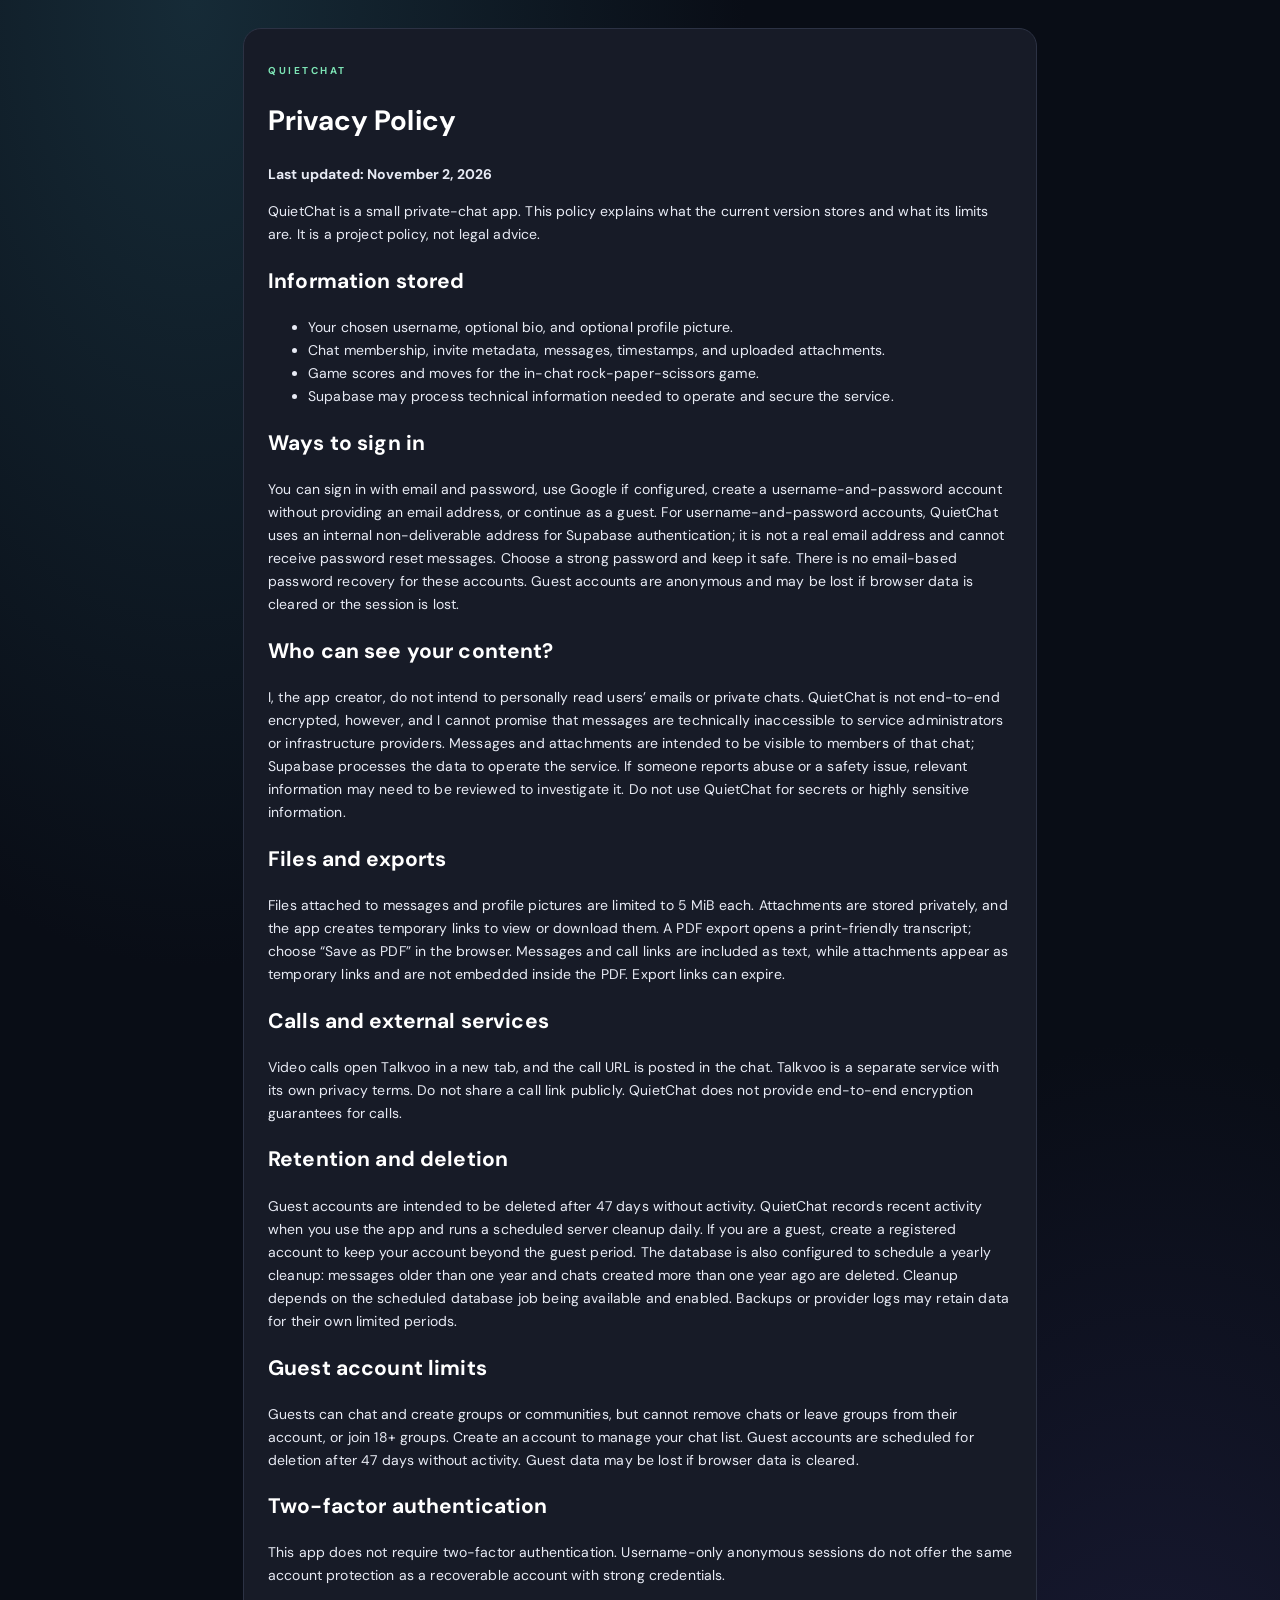
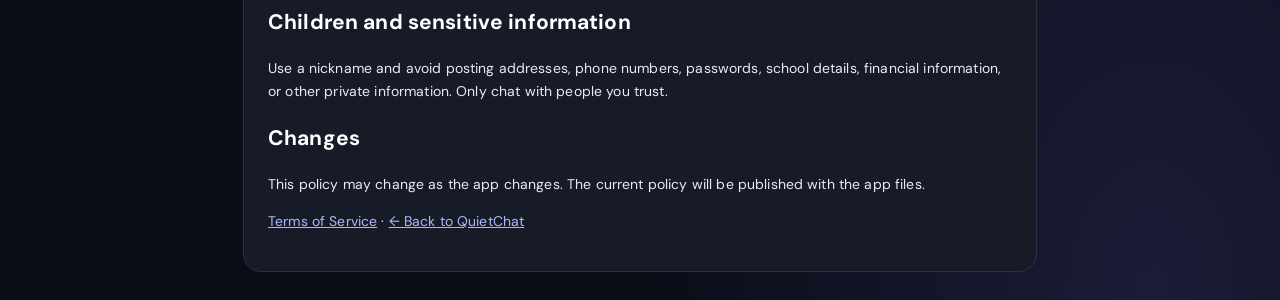
<file: privacy.html>
<!doctype html>
<html lang="en"><head><meta charset="utf-8"><meta name="viewport" content="width=device-width,initial-scale=1"><meta name="theme-color" content="#10131b"><title>QuietChat Privacy Policy</title><link rel="stylesheet" href="style.css"><style>body{max-width:850px;margin:0 auto;padding:28px;color:#e8ebf5;line-height:1.65}.policy-card{background:#171b27;border:1px solid #2c3244;border-radius:18px;padding:24px}h1,h2{color:#fff}a{color:#aeb8ff}</style></head>
<body><main class="policy-card"><p class="eyebrow">QUIETCHAT</p><h1>Privacy Policy</h1><p><strong>Last updated: November 2, 2026</strong></p>
<p>QuietChat is a small private-chat app. This policy explains what the current version stores and what its limits are. It is a project policy, not legal advice.</p>
<h2>Information stored</h2><ul><li>Your chosen username, optional bio, and optional profile picture.</li><li>Chat membership, invite metadata, messages, timestamps, and uploaded attachments.</li><li>Game scores and moves for the in-chat rock-paper-scissors game.</li><li>Supabase may process technical information needed to operate and secure the service.</li></ul>
<h2>Ways to sign in</h2><p>You can sign in with email and password, use Google if configured, create a username-and-password account without providing an email address, or continue as a guest. For username-and-password accounts, QuietChat uses an internal non-deliverable address for Supabase authentication; it is not a real email address and cannot receive password reset messages. Choose a strong password and keep it safe. There is no email-based password recovery for these accounts. Guest accounts are anonymous and may be lost if browser data is cleared or the session is lost.</p>
<h2>Who can see your content?</h2><p>I, the app creator, do not intend to personally read users’ emails or private chats. QuietChat is not end-to-end encrypted, however, and I cannot promise that messages are technically inaccessible to service administrators or infrastructure providers. Messages and attachments are intended to be visible to members of that chat; Supabase processes the data to operate the service. If someone reports abuse or a safety issue, relevant information may need to be reviewed to investigate it. Do not use QuietChat for secrets or highly sensitive information.</p>
<h2>Files and exports</h2><p>Files attached to messages and profile pictures are limited to 5 MiB each. Attachments are stored privately, and the app creates temporary links to view or download them. A PDF export opens a print-friendly transcript; choose “Save as PDF” in the browser. Messages and call links are included as text, while attachments appear as temporary links and are not embedded inside the PDF. Export links can expire.</p>
<h2>Calls and external services</h2><p>Video calls open Talkvoo in a new tab, and the call URL is posted in the chat. Talkvoo is a separate service with its own privacy terms. Do not share a call link publicly. QuietChat does not provide end-to-end encryption guarantees for calls.</p>
<h2>Retention and deletion</h2><p>Guest accounts are intended to be deleted after 47 days without activity. QuietChat records recent activity when you use the app and runs a scheduled server cleanup daily. If you are a guest, create a registered account to keep your account beyond the guest period. The database is also configured to schedule a yearly cleanup: messages older than one year and chats created more than one year ago are deleted. Cleanup depends on the scheduled database job being available and enabled. Backups or provider logs may retain data for their own limited periods.</p>
<h2>Guest account limits</h2><p>Guests can chat and create groups or communities, but cannot remove chats or leave groups from their account, or join 18+ groups. Create an account to manage your chat list. Guest accounts are scheduled for deletion after 47 days without activity. Guest data may be lost if browser data is cleared.</p>
<h2>Two-factor authentication</h2><p>This app does not require two-factor authentication. Username-only anonymous sessions do not offer the same account protection as a recoverable account with strong credentials.</p>
<h2>Children and sensitive information</h2><p>Use a nickname and avoid posting addresses, phone numbers, passwords, school details, financial information, or other private information. Only chat with people you trust.</p>
<h2>Changes</h2><p>This policy may change as the app changes. The current policy will be published with the app files.</p><p><a href="terms.html">Terms of Service</a> · <a href="index.html">← Back to QuietChat</a></p></main></body></html>
</file>
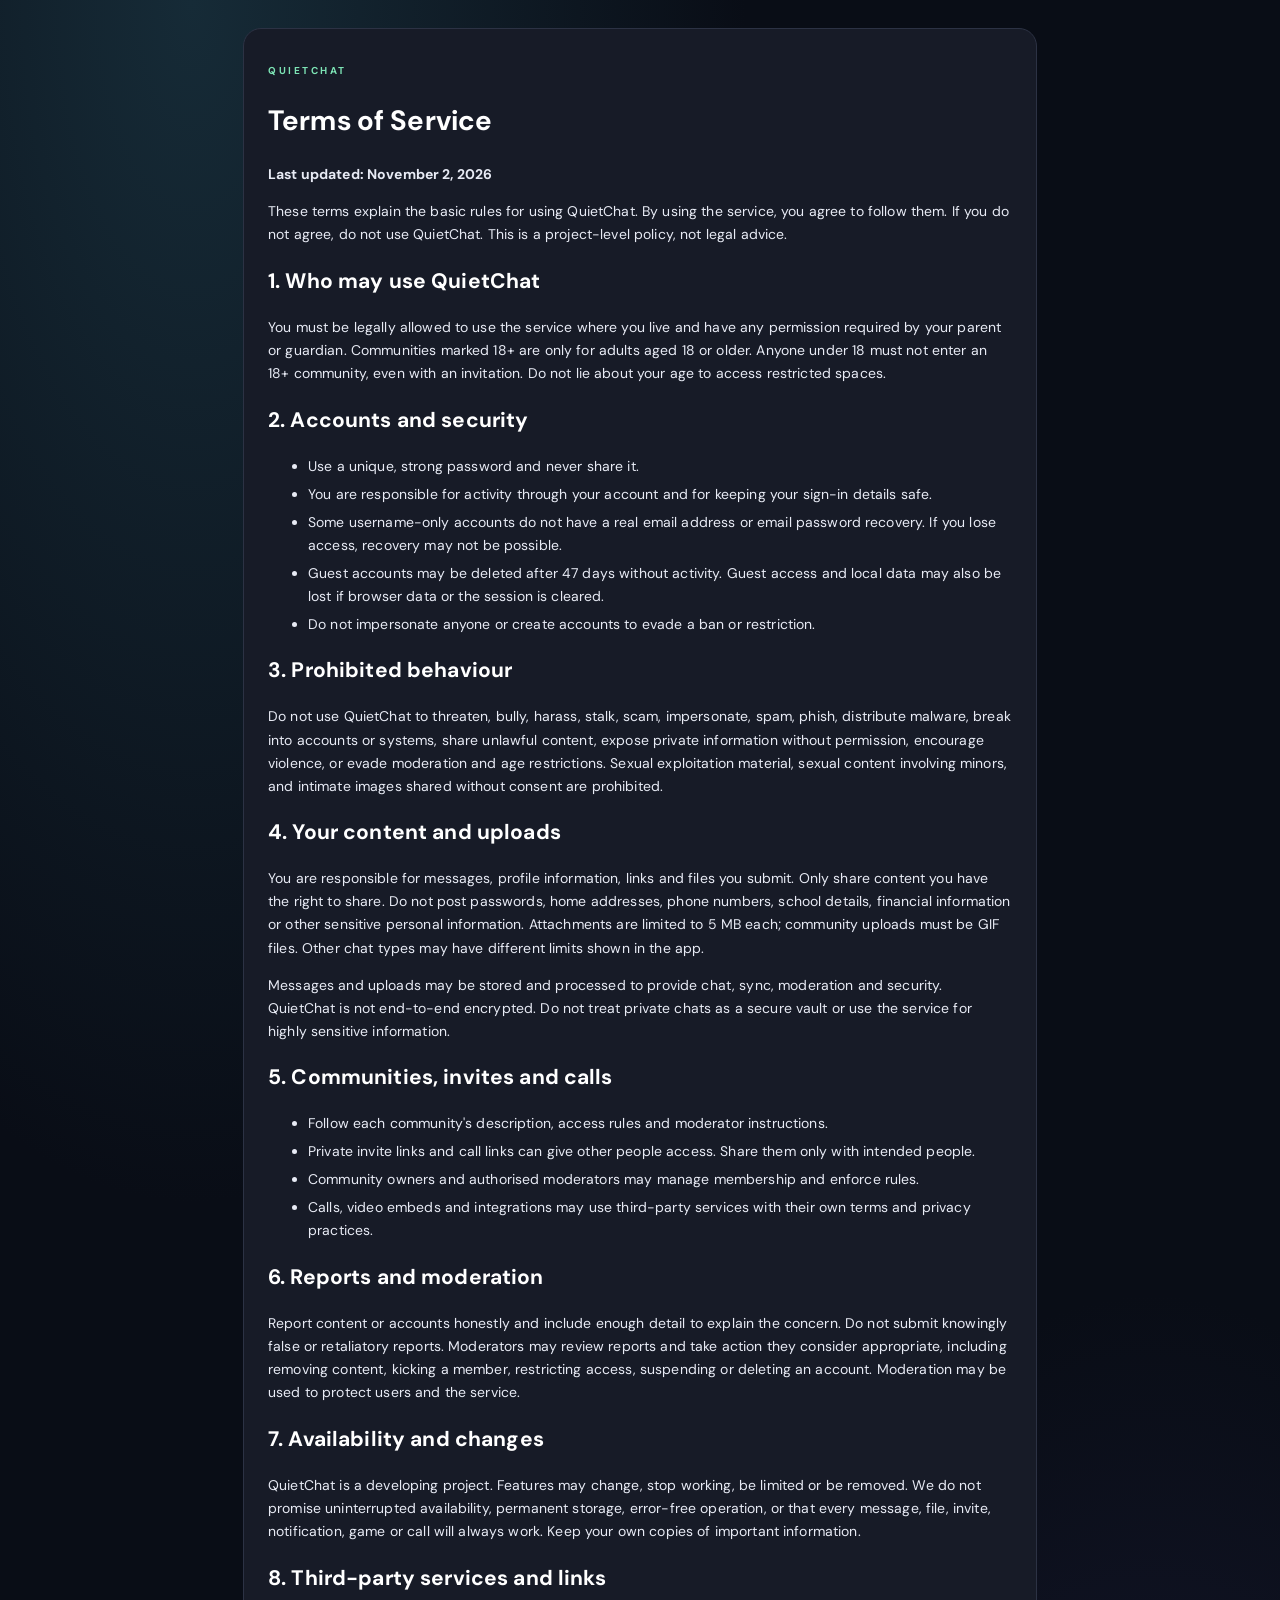
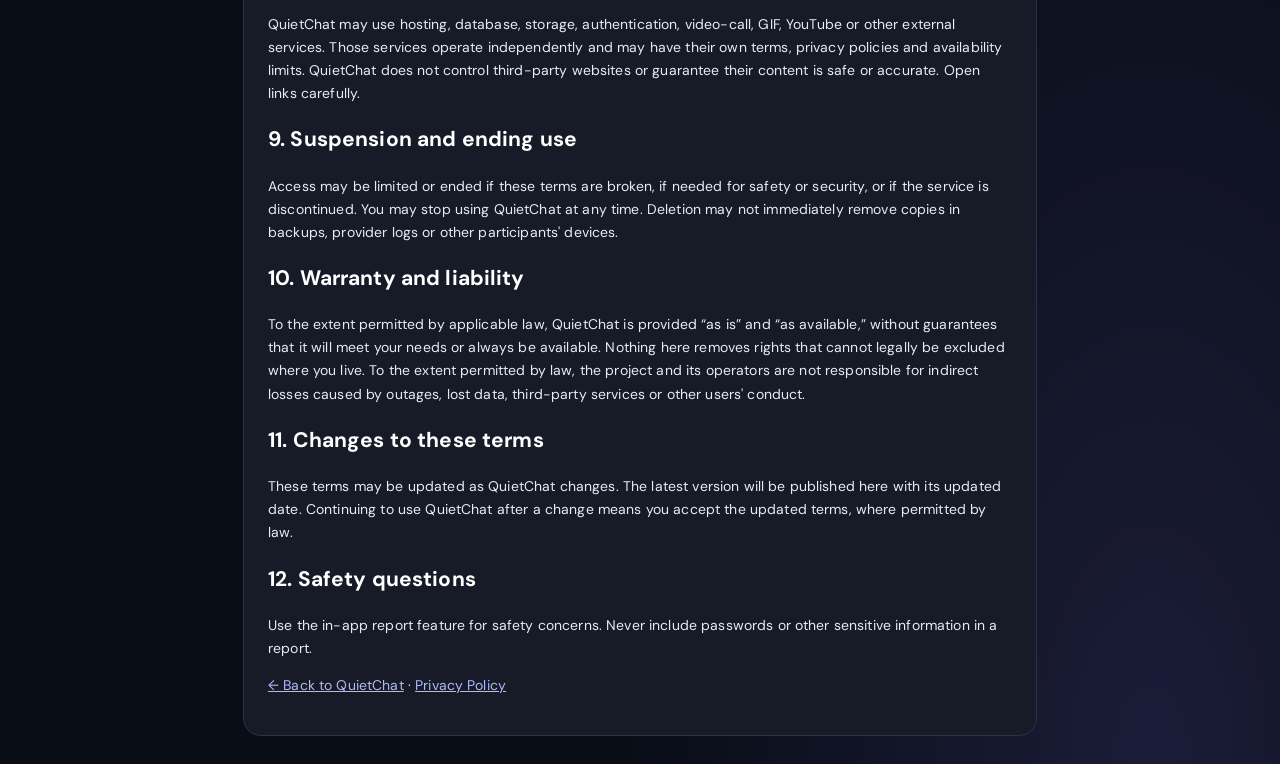
<file: terms.html>
<!doctype html>
<html lang="en"><head><meta charset="utf-8"><meta name="viewport" content="width=device-width,initial-scale=1"><meta name="theme-color" content="#10131b"><title>QuietChat Terms of Service</title><link rel="stylesheet" href="style.css"><style>body{max-width:850px;margin:0 auto;padding:28px;color:#e8ebf5;line-height:1.65}.policy-card{background:#171b27;border:1px solid #2c3244;border-radius:18px;padding:24px}h1,h2{color:#fff}a{color:#aeb8ff}li{margin:.35em 0}</style></head>
<body><main class="policy-card"><p class="eyebrow">QUIETCHAT</p><h1>Terms of Service</h1><p><strong>Last updated: November 2, 2026</strong></p>
<p>These terms explain the basic rules for using QuietChat. By using the service, you agree to follow them. If you do not agree, do not use QuietChat. This is a project-level policy, not legal advice.</p>
<h2>1. Who may use QuietChat</h2><p>You must be legally allowed to use the service where you live and have any permission required by your parent or guardian. Communities marked 18+ are only for adults aged 18 or older. Anyone under 18 must not enter an 18+ community, even with an invitation. Do not lie about your age to access restricted spaces.</p>
<h2>2. Accounts and security</h2><ul><li>Use a unique, strong password and never share it.</li><li>You are responsible for activity through your account and for keeping your sign-in details safe.</li><li>Some username-only accounts do not have a real email address or email password recovery. If you lose access, recovery may not be possible.</li><li>Guest accounts may be deleted after 47 days without activity. Guest access and local data may also be lost if browser data or the session is cleared.</li><li>Do not impersonate anyone or create accounts to evade a ban or restriction.</li></ul>
<h2>3. Prohibited behaviour</h2><p>Do not use QuietChat to threaten, bully, harass, stalk, scam, impersonate, spam, phish, distribute malware, break into accounts or systems, share unlawful content, expose private information without permission, encourage violence, or evade moderation and age restrictions. Sexual exploitation material, sexual content involving minors, and intimate images shared without consent are prohibited.</p>
<h2>4. Your content and uploads</h2><p>You are responsible for messages, profile information, links and files you submit. Only share content you have the right to share. Do not post passwords, home addresses, phone numbers, school details, financial information or other sensitive personal information. Attachments are limited to 5 MB each; community uploads must be GIF files. Other chat types may have different limits shown in the app.</p><p>Messages and uploads may be stored and processed to provide chat, sync, moderation and security. QuietChat is not end-to-end encrypted. Do not treat private chats as a secure vault or use the service for highly sensitive information.</p>
<h2>5. Communities, invites and calls</h2><ul><li>Follow each community's description, access rules and moderator instructions.</li><li>Private invite links and call links can give other people access. Share them only with intended people.</li><li>Community owners and authorised moderators may manage membership and enforce rules.</li><li>Calls, video embeds and integrations may use third-party services with their own terms and privacy practices.</li></ul>
<h2>6. Reports and moderation</h2><p>Report content or accounts honestly and include enough detail to explain the concern. Do not submit knowingly false or retaliatory reports. Moderators may review reports and take action they consider appropriate, including removing content, kicking a member, restricting access, suspending or deleting an account. Moderation may be used to protect users and the service.</p>
<h2>7. Availability and changes</h2><p>QuietChat is a developing project. Features may change, stop working, be limited or be removed. We do not promise uninterrupted availability, permanent storage, error-free operation, or that every message, file, invite, notification, game or call will always work. Keep your own copies of important information.</p>
<h2>8. Third-party services and links</h2><p>QuietChat may use hosting, database, storage, authentication, video-call, GIF, YouTube or other external services. Those services operate independently and may have their own terms, privacy policies and availability limits. QuietChat does not control third-party websites or guarantee their content is safe or accurate. Open links carefully.</p>
<h2>9. Suspension and ending use</h2><p>Access may be limited or ended if these terms are broken, if needed for safety or security, or if the service is discontinued. You may stop using QuietChat at any time. Deletion may not immediately remove copies in backups, provider logs or other participants' devices.</p>
<h2>10. Warranty and liability</h2><p>To the extent permitted by applicable law, QuietChat is provided “as is” and “as available,” without guarantees that it will meet your needs or always be available. Nothing here removes rights that cannot legally be excluded where you live. To the extent permitted by law, the project and its operators are not responsible for indirect losses caused by outages, lost data, third-party services or other users' conduct.</p>
<h2>11. Changes to these terms</h2><p>These terms may be updated as QuietChat changes. The latest version will be published here with its updated date. Continuing to use QuietChat after a change means you accept the updated terms, where permitted by law.</p>
<h2>12. Safety questions</h2><p>Use the in-app report feature for safety concerns. Never include passwords or other sensitive information in a report.</p>
<p><a href="index.html">← Back to QuietChat</a> · <a href="privacy.html">Privacy Policy</a></p></main></body></html>
</file>
<file: style.css>
@import url('https://fonts.googleapis.com/css2?family=DM+Sans:wght@400;500;600;700&family=Manrope:wght@400;500;600;700;800&display=swap');
:root{color-scheme:dark;--bg:#0b0e14;--panel:#111620;--panel2:#171d29;--line:#252d3b;--text:#eef2f8;--muted:#8994a7;--accent:#a5e4c2;--accent2:#7ecda6;--bubble:#1b2432;--danger:#ff9c9c}
*{box-sizing:border-box}body{margin:0;background:var(--bg);color:var(--text);font-family:'DM Sans',sans-serif;font-size:14px}button,input,textarea{font:inherit}button{cursor:pointer;border:0;color:inherit;transition:background .15s,transform .15s}button:active{transform:scale(.98)}button:disabled{opacity:.4;cursor:not-allowed}input,textarea{background:#0c1119;border:1px solid var(--line);color:var(--text);border-radius:12px;padding:13px 14px;width:100%;outline:none}input:focus,textarea:focus{border-color:var(--accent2);box-shadow:0 0 0 3px #7ecda61b}label{display:block;font-size:12px;font-weight:700;margin:0 0 8px;color:#cbd3df}.hidden{display:none!important}.muted{color:var(--muted)}.tiny{font-size:11px}.eyebrow{font-size:10px;letter-spacing:2px;color:var(--accent2);font-weight:700}
.setup-wrap{min-height:100dvh;display:grid;place-items:center;padding:24px;background:radial-gradient(ellipse at 50% 15%,#1b2d2a 0,transparent 42%),var(--bg)}.setup-card{width:min(100%,410px);background:#111620d9;border:1px solid var(--line);border-radius:24px;padding:34px;box-shadow:0 25px 100px #0005}.brand-mark{display:grid;place-items:center;width:48px;height:48px;border-radius:16px;background:var(--accent);color:#102019;font-family:Manrope,sans-serif;font-size:29px;font-weight:800;margin-bottom:24px}.setup-card h1{font:800 29px Manrope,sans-serif;letter-spacing:-1px;margin:8px 0}.setup-card>p{line-height:1.6}.setup-card form{margin-top:26px}.primary{background:var(--accent);color:#102019;font-weight:700;border-radius:12px;padding:13px 16px}.primary:hover{background:#bdf2d3}.full{width:100%;margin-top:12px}.primary span{float:right}.setup-card .tiny{margin-top:20px}.notice{padding:12px;border:1px solid #735a2b;background:#2c2415;border-radius:10px;margin-top:16px;line-height:1.5}
.app-shell{height:100dvh;min-height:500px;display:grid;grid-template-columns:290px minmax(0,1fr);max-width:1600px;margin:auto}.sidebar{background:var(--panel);border-right:1px solid var(--line);display:flex;flex-direction:column;min-width:0}.sidebar-top{display:flex;align-items:center;justify-content:space-between;padding:23px 19px 18px}.brand-row{display:flex;align-items:center;gap:11px}.brand-row strong{font:800 16px Manrope}.brand-mark.small{width:38px;height:38px;font-size:23px;border-radius:12px;margin:0}.icon-button{display:grid;place-items:center;background:transparent;color:#aab4c5;border-radius:10px;width:36px;height:36px;font-size:22px}.icon-button:hover{background:var(--panel2);color:white}.sidebar-actions{padding:0 15px 22px;display:grid;gap:8px}.secondary{background:var(--panel2);border:1px solid var(--line);border-radius:10px;padding:10px 12px;text-align:left;color:#dce3ed}.secondary:hover{background:#202a39}.section-label{font-size:10px;letter-spacing:1.6px;color:#758198;font-weight:700;padding:0 20px 10px}.chat-list{overflow-y:auto;flex:1;padding:0 9px}.chat-item{width:100%;display:flex;align-items:center;gap:11px;text-align:left;padding:11px;border-radius:12px;background:transparent;margin-bottom:3px}.chat-item:hover{background:#19212d}.chat-item.active{background:#202c36}.chat-item .chat-item-text{min-width:0;flex:1}.chat-item strong,.chat-item .preview{display:block;overflow:hidden;text-overflow:ellipsis;white-space:nowrap}.chat-item strong{font-size:13px;font-weight:600}.preview{font-size:11px;color:var(--muted);margin-top:4px}.avatar{width:38px;height:38px;flex-shrink:0;border-radius:13px;display:grid;place-items:center;background:#233b35;color:var(--accent);font-weight:700}.profile-strip{border-top:1px solid var(--line);padding:15px;display:flex;align-items:center;gap:10px}.profile-name{min-width:0;flex:1}.profile-name strong,.profile-name span{display:block;overflow:hidden;text-overflow:ellipsis;white-space:nowrap}.profile-name strong{font-size:12px}
.conversation{min-width:0;display:flex;flex-direction:column;background:radial-gradient(ellipse at 50% 20%,#111923 0,transparent 55%),var(--bg)}.chat-header{height:76px;flex-shrink:0;border-bottom:1px solid var(--line);display:flex;align-items:center;gap:12px;padding:0 26px;background:#0e121bd9}.chat-heading{min-width:0;flex:1}.chat-heading strong,.chat-heading span{display:block}.chat-heading strong{font:700 14px Manrope}.chat-heading span{margin-top:4px}.call-button{border:1px solid #2c5545;background:#172a24;color:var(--accent);border-radius:10px;padding:10px 14px;font-weight:700}.call-button:hover:not(:disabled){background:#203b30}.welcome-panel{flex:1;display:flex;flex-direction:column;align-items:center;justify-content:center;text-align:center;padding:28px;max-width:480px;align-self:center}.welcome-icon{width:68px;height:68px;border:1px solid #33463f;background:#172821;color:var(--accent);border-radius:23px;display:grid;place-items:center;font-size:32px}.welcome-panel h2{font:800 25px Manrope;letter-spacing:-.7px;margin:24px 0 8px}.welcome-panel p{line-height:1.7;max-width:340px}.welcome-panel button{margin-top:15px}.messages{flex:1;overflow-y:auto;padding:28px max(24px,calc((100% - 800px)/2));display:flex;flex-direction:column;gap:13px}.day-label{text-align:center;color:#778397;font-size:10px;margin:8px 0 6px}.message{max-width:min(75%,560px);align-self:flex-start}.message.mine{align-self:flex-end}.message-meta{font-size:10px;color:#8490a3;margin:0 4px 5px;display:flex;gap:7px}.mine .message-meta{justify-content:flex-end}.bubble{background:var(--bubble);border:1px solid #293343;border-radius:15px 15px 15px 4px;padding:11px 14px;line-height:1.55;overflow-wrap:anywhere;white-space:pre-wrap}.mine .bubble{background:#244335;border-color:#315d48;color:#e9fff2;border-radius:15px 15px 4px 15px}.bubble a{color:var(--accent);text-decoration:underline}.composer-wrap{padding:12px max(20px,calc((100% - 850px)/2)) 18px}.composer{display:flex;align-items:flex-end;gap:10px;background:#121823;border:1px solid #2a3342;border-radius:16px;padding:8px}.composer textarea{resize:none;border:0;background:transparent;box-shadow:none;max-height:140px;padding:8px 9px;line-height:1.5}.send-button{width:38px;height:38px;flex-shrink:0;background:var(--accent);color:#0d2117;font-size:24px;font-weight:700;border-radius:11px}.composer-hint{text-align:center;color:#657185;font-size:10px;margin-top:8px}.empty-small{padding:20px 12px;color:var(--muted);font-size:12px;line-height:1.5}
.modal{width:min(calc(100% - 30px),410px);background:#131923;color:var(--text);border:1px solid #30394a;border-radius:22px;padding:28px;box-shadow:0 30px 100px #0009}.modal::backdrop{background:#03050ac9;backdrop-filter:blur(5px)}.modal-close-row{display:flex;justify-content:flex-end;margin:-16px -14px 8px}.modal h2{font:800 23px Manrope;letter-spacing:-.6px;margin:12px 0}.modal p{line-height:1.6}.modal-icon{font-size:23px;color:var(--accent);width:46px;height:46px;border-radius:15px;background:#20362b;display:grid;place-items:center}.code-box{display:flex;align-items:center;justify-content:space-between;gap:8px;border:1px dashed #496455;background:#0d1512;border-radius:12px;padding:12px;margin:20px 0}.code-box code{font:700 17px monospace;letter-spacing:1px;color:var(--accent)}.code-box button{white-space:nowrap}.toast{position:fixed;bottom:24px;left:50%;transform:translate(-50%,20px);background:#e9f8ef;color:#11261b;padding:11px 17px;border-radius:12px;font-weight:700;opacity:0;pointer-events:none;transition:.2s;box-shadow:0 8px 30px #0005;max-width:90vw;text-align:center;z-index:10}.toast.show{opacity:1;transform:translate(-50%,0)}.mobile-only{display:none}
@media(max-width:720px){.app-shell{grid-template-columns:1fr}.sidebar{grid-column:1;grid-row:1}.conversation{grid-column:1;grid-row:1;display:none}.app-shell.chat-open .sidebar{display:none}.app-shell.chat-open .conversation{display:flex}.sidebar{height:100dvh}.sidebar-top{padding-top:18px}.mobile-only{display:grid}.chat-header{padding:0 13px;height:68px}.messages{padding:22px 14px}.message{max-width:88%}.composer-wrap{padding:10px 12px 14px}.welcome-panel h2{font-size:22px}.setup-card{padding:27px 23px}}

/* Sign-in providers */
.provider-button{display:flex;align-items:center;justify-content:center;gap:11px;background:#f7f8fa;color:#20242b;border:1px solid #d9dde4;border-radius:12px;padding:12px 16px;font-weight:700}
.provider-button:hover{background:#e9edf2}.google-g{font:bold 19px Arial,sans-serif;color:#4285f4}.auth-divider{display:flex;align-items:center;gap:12px;color:#697588;font-size:11px;margin:20px 0}.auth-divider:before,.auth-divider:after{content:"";height:1px;background:var(--line);flex:1}.setup-card #email-auth-form{margin-top:0}.setup-card #email-auth-form label{margin-top:12px}.setup-card #email-auth-form label:first-child{margin-top:0}.field-gap{margin-top:15px}.auth-switch{display:flex;align-items:center;justify-content:center;gap:5px;color:var(--muted);font-size:12px;margin:16px 0 0}.auth-switch button{background:none;color:var(--accent);font-weight:700;padding:4px}.auth-switch button:hover{text-decoration:underline}.guest-button{text-align:center;justify-content:center}.setup-card #auth-options{margin-top:22px}.setup-card #profile-setup form{margin-top:18px}

/* Group chats and private photo/video attachments */
.header-action{padding:9px 10px;font-size:12px;white-space:nowrap}.attach-button{display:grid;place-items:center;width:36px;height:36px;flex-shrink:0;border-radius:11px;background:#202a39;color:var(--accent);font-size:24px;cursor:pointer;line-height:1}.attach-button:hover{background:#2a384a}.chat-media-image,.chat-media-video{display:block;max-width:min(100%,420px);max-height:360px;border-radius:10px;object-fit:contain}.bubble:has(.chat-media-image),.bubble:has(.chat-media-video){padding:7px}.bubble:has(.chat-media-image)>div,.bubble:has(.chat-media-video)>div{padding:5px}.composer textarea{min-width:0}
@media(max-width:720px){.chat-header{gap:7px}.header-action{padding:8px;font-size:11px}.chat-media-image,.chat-media-video{max-width:100%;max-height:280px}}

/* Voice memos */
.voice-button{display:grid;place-items:center;width:36px;height:36px;flex-shrink:0;border-radius:11px;background:#202a39;color:var(--accent);font-size:18px}.voice-button:hover{background:#2a384a}.voice-button.recording{background:#6c252c;color:#fff;animation:record-pulse 1s infinite alternate}.chat-media-audio{display:block;width:min(100%,320px);min-width:220px;max-width:100%;height:42px}.bubble:has(.chat-media-audio){padding:10px}@keyframes record-pulse{from{opacity:1}to{opacity:.65}}
@media(max-width:720px){.voice-button{width:34px;height:36px}.chat-media-audio{min-width:200px;width:100%}}

.header-tools{display:flex;align-items:center;gap:6px}.header-tools .header-action{padding:8px 10px;font-size:12px}.policy-link{margin-top:16px;text-align:center}.policy-link a,.profile-modal a{color:#9ca8ff}.profile-modal textarea{width:100%;resize:vertical}.profile-modal input[type=file]{font-size:12px}.field-gap{margin-top:10px}.rps-score{padding:14px;border-radius:12px;background:var(--panel,#171b27);margin:14px 0;font-weight:700}.rps-last{padding:12px;border:1px solid #30374b;border-radius:12px;margin-bottom:14px;min-height:42px}.rps-buttons{display:flex;gap:8px}.rps-buttons button{flex:1;padding:12px 6px;border:1px solid #343b50;border-radius:12px;background:#22283a;color:inherit;cursor:pointer}.chat-file-link{display:inline-block;margin-top:5px;color:#b8c0ff;word-break:break-word}.chat-media-image{max-width:240px}.chat-media-video{max-width:280px}.header-tools button:disabled{opacity:.45}@media(max-width:650px){.header-tools{gap:3px}.header-tools .header-action{padding:7px 5px;font-size:10px}.header-tools .call-button{padding:8px}.rps-buttons{flex-direction:column}}

.profile-avatar-img{width:100%;height:100%;object-fit:contain;border-radius:inherit;display:block}.avatar{overflow:hidden}
/* Sticky chat controls, embedded calls, emoji/GIF and game corner */
.chat-header{position:sticky;top:0;z-index:5;backdrop-filter:blur(16px)}
.call-modal{width:min(96vw,1100px);height:min(90dvh,760px);max-width:none;max-height:none;padding:0;background:#0d1118;color:var(--text);border:1px solid #30394a;border-radius:18px;overflow:hidden}
.call-modal::backdrop{background:#03050ad9;backdrop-filter:blur(5px)}.call-modal[open]{display:flex;flex-direction:column}.call-modal-top{display:flex;align-items:center;justify-content:space-between;gap:14px;padding:12px 16px;border-bottom:1px solid var(--line)}#call-frame{border:0;width:100%;height:100%;flex:1;background:#090d13}.emoji-modal{width:min(calc(100% - 24px),440px)}.emoji-grid{display:grid;grid-template-columns:repeat(8,minmax(0,1fr));gap:5px;margin:14px 0}.emoji-grid button{padding:7px 2px;font-size:23px;background:#202838;border-radius:9px}.emoji-grid button:hover{background:#314438}.gif-search-row{display:flex;gap:8px}.gif-search-row input{min-width:0}.gif-search-row button{white-space:nowrap}.gif-results{padding-top:10px}.game-modal{width:min(calc(100% - 20px),680px);max-height:90dvh;overflow:auto}.game-picker{display:grid;grid-template-columns:repeat(3,minmax(0,1fr));gap:7px;margin:14px 0}.game-picker button{background:#202838;border:1px solid #354052;color:var(--text);padding:10px 6px;border-radius:10px}.game-picker button.active{border-color:var(--accent);background:#20372d}.game-board{min-height:120px;padding:12px;border-radius:14px;background:#0e131c;border:1px solid var(--line)}.game-board button{cursor:pointer}.game-status{font-weight:700;margin:5px 0 12px}.board-grid{display:grid;gap:5px;justify-content:center;margin:12px auto}.board-grid button{min-width:35px;min-height:35px;border-radius:7px;background:#263244;color:#f5f7fb;border:1px solid #3c485b;font-size:19px}.board-grid.tic{grid-template-columns:repeat(3,64px)}.board-grid.connect{grid-template-columns:repeat(7,34px)}.board-grid.connect button{min-width:30px;min-height:34px;border-radius:50%;font-size:12px}.uno-hand,.game-actions{display:flex;flex-wrap:wrap;gap:7px;justify-content:center;margin:12px 0}.uno-card{width:58px;height:82px;border:3px solid #fff;border-radius:9px;font-weight:800;color:#fff;box-shadow:0 2px 6px #0006}.uno-card.red{background:#d83d46}.uno-card.blue{background:#2875d4}.uno-card.green{background:#169a62}.uno-card.yellow{background:#d6ad22;color:#1c1c1c}.uno-card.wild{background:linear-gradient(135deg,#d83d46 0 25%,#2875d4 25% 50%,#169a62 50% 75%,#d6ad22 75%)}.game-board .secondary,.game-board .primary{margin:3px}.board-grid.chess{grid-template-columns:repeat(8, min(9vw,42px));gap:0}.board-grid.chess button{min-width:0;width:min(9vw,42px);height:min(9vw,42px);padding:0;border-radius:0;font-size:clamp(16px,3vw,25px)}.board-grid.chess button.light{background:#d7d9d5;color:#222}.board-grid.chess button.dark{background:#657d70;color:#fff}.board-grid.checkers{grid-template-columns:repeat(8,min(8vw,37px));gap:0}.board-grid.checkers button{min-width:0;width:min(8vw,37px);height:min(8vw,37px);padding:0;border-radius:0}.board-grid.checkers button.light{background:#d7d9d5}.board-grid.checkers button.dark{background:#657d70}.board-grid.checkers button.redpiece{color:#e74a4a}.board-grid.checkers button.blackpiece{color:#16181c}.board-grid.battle{grid-template-columns:repeat(5,39px)}.board-grid.battle button{min-width:0;width:39px;height:39px}.memory-grid{display:grid;grid-template-columns:repeat(4,55px);gap:7px;justify-content:center}.memory-grid button{height:58px;font-size:23px;background:#263244;border-radius:8px}.game-small{font-size:11px;color:var(--muted);line-height:1.5}.composer{position:relative}.voice-button{flex-shrink:0}@media(max-width:650px){.header-tools{position:sticky;right:0}.header-tools .header-action{font-size:10px}.emoji-grid{grid-template-columns:repeat(7,minmax(0,1fr))}.game-picker{grid-template-columns:repeat(3,minmax(0,1fr))}.game-picker button{font-size:11px;padding:9px 3px}.board-grid.connect{grid-template-columns:repeat(7,minmax(24px,1fr));gap:3px}.board-grid.connect button{min-width:24px}.call-modal{width:100vw;height:94dvh;border-radius:12px}}

.warning-modal{max-height:90dvh;overflow:auto}.warning-modal ul{padding-left:22px;line-height:1.6;color:var(--muted);font-size:13px}.warning-modal a{color:#9ca8ff}.gallery-modal{width:min(94vw,850px);max-width:none;max-height:90dvh;overflow:auto}.gallery-top{display:flex;align-items:flex-start;justify-content:space-between;gap:12px}.gallery-top h2{margin-top:0}.gallery-grid{display:grid;grid-template-columns:repeat(auto-fill,minmax(145px,1fr));gap:12px;margin-top:14px}.gallery-card{display:flex;flex-direction:column;gap:7px;padding:9px;background:#0e131c;border:1px solid var(--line);border-radius:12px;min-width:0}.gallery-card img,.gallery-card video{width:100%;height:130px;object-fit:cover;border-radius:8px;background:#080b10}.gallery-card small{font-size:10px;color:var(--muted);line-height:1.4}.gallery-card a{font-size:12px;color:var(--accent);overflow-wrap:anywhere}.message-meta span:last-child{cursor:help}.chat-media-image{cursor:zoom-in}.day-label{position:relative;align-self:center;background:#111925;border:1px solid #293343;border-radius:99px;padding:5px 12px;margin:10px 0 3px;font-size:11px;color:#aab5c6}
.media-save-mode{display:block;width:min(100%,260px);background:#0c1119;border:1px solid var(--line);color:var(--text);border-radius:10px;padding:10px;margin:6px 0 4px}

/* Update: keep the chat list pinned beside the conversation on desktop. */
@media (min-width: 761px) {
  .app-shell { display:grid; grid-template-columns: 290px minmax(0,1fr); height:100dvh; min-height:0; overflow:hidden; }
  .sidebar { position:sticky; top:0; height:100dvh; min-height:0; overflow:hidden; display:flex; flex-direction:column; }
  .chat-list { flex:1; min-height:0; overflow-y:auto; overscroll-behavior:contain; }
  .conversation { min-width:0; height:100dvh; min-height:0; }
}
.settings-actions { display:grid; gap:10px; margin-top:18px; }
.settings-actions .full { width:100%; text-align:left; padding:13px 14px; }
@media print {
  body { background:white!important; color:black!important; }
  .sidebar,.chat-header,.composer-wrap,.modal,.day-label { display:none!important; }
  .app-shell,.conversation,.messages { display:block!important; height:auto!important; overflow:visible!important; background:white!important; color:black!important; }
  .message { break-inside:avoid; }
  .bubble { background:white!important; color:black!important; border:1px solid #ddd!important; }
}

/* Call fallback controls */
.call-tools{display:flex;flex-wrap:wrap;gap:.5rem;padding:.65rem 1rem;background:var(--panel, #151923)}
.call-tools button{font-size:.88rem}
#call-frame{width:100%;min-height:55vh;border:0;background:#111}

/* Settings controls and notification Yes/No choices */
.profile-strip #settings-btn{flex-shrink:0;padding:8px 12px;text-align:center;font-size:12px}
.notification-choice{display:flex;align-items:center;justify-content:space-between;gap:12px;padding:10px 2px;color:var(--text)}
.notification-choice>div{display:flex;gap:8px}
.notification-choice button{min-width:58px;text-align:center}
.notification-choice button:focus-visible{outline:2px solid var(--accent);outline-offset:2px}
.call-info{padding:12px 16px}
#call-frame[hidden]{display:none}

/* Refined, grouped settings panel */
#settings-dialog{width:min(94vw,560px);max-height:88dvh;overflow:auto;padding:22px;background:var(--surface,#151a25);border:1px solid var(--line,#30384a);border-radius:20px;box-shadow:0 24px 80px #0008}
#settings-dialog::backdrop{background:#02050bd9;backdrop-filter:blur(6px)}
#settings-dialog .dialog-head{position:sticky;top:-22px;z-index:2;padding:12px 0 10px;background:var(--surface,#151a25)}
.settings-intro{line-height:1.5;margin-bottom:18px}
.settings-section{padding:15px;margin:12px 0;border:1px solid var(--line,#30384a);border-radius:15px;background:color-mix(in srgb,var(--panel,#1b2230) 78%,transparent)}
.settings-section h3{font-size:14px;margin:0 0 8px;font-weight:750}
.settings-section .tiny{line-height:1.5;margin:6px 0 10px}
.settings-section .full{display:flex;align-items:center;justify-content:space-between;gap:12px;margin-top:7px;min-height:42px;border-radius:10px}
.settings-section .full span{font-size:20px;opacity:.7}
.call-location-choice{display:grid;grid-template-columns:1fr 1fr;gap:8px;margin:12px 0 8px}
.call-location-choice button{min-height:45px;padding:10px;border-radius:11px;font-size:12px}
.call-location-choice button.selected,.notification-choice button.selected{border-color:var(--accent,#9ba8ff);background:color-mix(in srgb,var(--accent,#9ba8ff) 18%,var(--panel,#1b2230));box-shadow:inset 0 0 0 1px var(--accent,#9ba8ff)}
.notification-choice{padding:4px 0 0}
.notification-choice>span{font-size:13px;line-height:1.4}
.notification-choice button{border-radius:10px}
@media(max-width:480px){#settings-dialog{padding:16px}.settings-section{padding:12px}.call-location-choice{grid-template-columns:1fr}.call-location-choice button{font-size:13px}}

/* QuietChat brand logo */
.brand-mark{overflow:hidden;padding:0;background:#090d25;box-shadow:0 4px 18px #543cff22}.brand-mark img{display:block;width:100%;height:100%;object-fit:contain;border-radius:inherit}.brand-mark.small{flex-shrink:0}

/* Fixed QuietChat brand symbol: never crop the artwork */
.brand-mark{background:#090d25;overflow:hidden}.brand-mark img{object-fit:contain;width:100%;height:100%;padding:2px}

/* Community and composer tools UI */
.sidebar{box-shadow:8px 0 30px #00012}.sidebar-top{padding-bottom:20px}.brand-row strong{letter-spacing:-.35px}.sidebar-actions{padding:0 13px 18px;gap:7px}.sidebar-action{position:relative;display:flex;align-items:center;gap:11px;width:100%;min-height:43px;padding:10px 12px;text-align:left;border:1px solid transparent;border-radius:12px;background:transparent;color:#cbd5e4;font-weight:600}.sidebar-action>span{flex:1}.sidebar-action:hover{background:#1b2532;border-color:#2b3748;color:#fff}.sidebar-action:first-child{background:linear-gradient(120deg,#1b3028,#17251f);border-color:#294c3b;color:#c8f3d9}.sidebar-action.community-action{background:linear-gradient(120deg,#20233a,#1a1d2e);border-color:#343653;color:#d8d9ff;min-height:54px}.sidebar-action small{display:block;position:absolute;left:40px;bottom:5px;font-size:10px;font-weight:400;color:#929bb2}.sidebar-action.community-action{padding-bottom:17px}.section-label{padding-top:4px}.chat-list{padding:0 8px 12px}.profile-strip{background:#0e131c;padding:12px}.attach-button{display:grid;place-items:center;width:38px;height:38px;flex-shrink:0;border-radius:11px;background:#202a39;color:var(--accent);font-size:24px;cursor:pointer}.attach-button:hover{background:#2a384a}.community-modal,.composer-tools-modal{width:min(calc(100% - 24px),540px);max-height:90dvh;overflow:auto}.community-hero{display:flex;align-items:center;gap:12px}.community-hero .modal-icon{margin:0;flex-shrink:0}.community-hero h2{margin:0 0 4px}.community-hero p{margin:0;line-height:1.5}.community-tabs{display:grid;grid-template-columns:repeat(3,minmax(0,1fr));gap:6px;padding:5px;margin:18px 0 14px;background:#0c1119;border:1px solid var(--line);border-radius:13px}.community-tab{padding:10px 5px;border-radius:9px;background:transparent;color:var(--muted);font-size:12px;font-weight:700}.community-tab.active{background:#24362e;color:#d5f7e2}.community-panel{padding:2px 1px}.community-list{margin:12px 0}.community-empty{padding:18px;border:1px dashed #354052;background:#101722;border-radius:13px;line-height:1.5}.community-empty p{margin-bottom:0}.privacy-choice{display:grid;gap:8px}.privacy-choice>label{display:flex;align-items:center;gap:10px;padding:12px;border:1px solid var(--line);border-radius:12px;background:#101722;cursor:pointer}.privacy-choice input{width:auto}.privacy-choice span,.setting-toggle span{display:grid;gap:3px}.privacy-choice small,.setting-toggle small{font-weight:400;color:var(--muted);font-size:11px}.setting-toggle{display:flex;align-items:center;justify-content:space-between;gap:15px;padding:13px 0;border-bottom:1px solid var(--line)}.setting-toggle input{width:18px;height:18px;accent-color:var(--accent);flex-shrink:0}.tool-grid{display:grid;grid-template-columns:repeat(2,minmax(0,1fr));gap:9px;margin:16px 0}.tool-card{display:grid;grid-template-columns:36px 1fr;grid-template-rows:auto auto;align-items:center;text-align:left;column-gap:10px;padding:13px;background:#141b27;border:1px solid #2b3546;border-radius:13px}.tool-card:hover{background:#202b3a;border-color:#4a5a6d}.tool-card>span{grid-row:1/3;font-size:25px}.tool-card strong{font-size:12px}.tool-card small{font-size:10px;color:var(--muted);margin-top:3px}@media(max-width:720px){.sidebar-actions{grid-template-columns:1fr 1fr;padding:0 10px 14px}.sidebar-action{font-size:11px;min-height:42px;padding:8px}.sidebar-action.community-action{grid-column:1/-1;min-height:44px;padding-bottom:8px}.sidebar-action small{position:static;font-size:9px}.section-label{padding-top:6px}.tool-grid{grid-template-columns:1fr 1fr}}

/* Discover groups */
.discover-intro{display:flex;align-items:center;justify-content:space-between;gap:12px;margin-bottom:12px}.discover-intro strong{font-size:16px}.discover-intro p{margin:4px 0 0}.discover-intro button{flex-shrink:0;padding:9px 11px;font-size:12px}.discover-filters{display:flex;gap:7px;overflow:auto;margin:12px 0}.discover-filter{padding:8px 12px;border:1px solid var(--line);border-radius:999px;background:#111824;color:var(--muted);white-space:nowrap;font-size:11px}.discover-filter.active{background:#25372e;border-color:#41664e;color:#d5f7e2}.discover-group-card{display:flex;flex-direction:column;align-items:stretch;gap:10px;padding:15px;margin:9px 0;border:1px solid #2a3546;border-radius:14px;background:linear-gradient(125deg,#151e2a,#111722)}.discover-group-avatar{width:44px;height:44px;display:grid;place-items:center;border-radius:13px;background:linear-gradient(145deg,#30493d,#26324a);font-size:18px;font-weight:800;color:#e0f7e8}.discover-group-details{min-width:0}.discover-group-details strong{display:block;overflow:hidden;text-overflow:ellipsis;white-space:nowrap}.discover-group-details p{font-size:12px;color:var(--muted);margin:4px 0;overflow-wrap:anywhere}.discover-group-details small{font-size:10px;color:#8995a9}.discover-join{padding:10px 13px;font-size:13px;min-width:0;width:100%;}.discover-join:disabled{opacity:.65}@media(max-width:480px){.discover-group-card{gap:9px;padding:12px}.discover-group-avatar{width:36px;height:36px}.discover-join{padding:9px;font-size:12px;width:100%;min-width:0}}

/* Sidebar Discover entry */
#sidebar-discover-btn{display:flex;align-items:center;justify-content:flex-start;text-align:left;width:100%;margin-top:5px;}
#sidebar-discover-btn span{flex:1;}


/* Responsive layout: keep controls usable and hide long text on narrow windows */
.more-menu{position:relative;flex-shrink:0;z-index:30}
.more-menu>summary{list-style:none;display:grid;place-items:center;width:42px;height:42px;border:1px solid var(--line);border-radius:12px;background:var(--panel2);font-size:21px;font-weight:800;cursor:pointer;letter-spacing:1px}
.more-menu>summary::-webkit-details-marker{display:none}
.more-menu-pop{position:absolute;right:0;top:calc(100% + 8px);width:210px;max-width:calc(100vw - 24px);padding:7px;background:var(--panel);border:1px solid var(--line);border-radius:14px;box-shadow:0 16px 44px #0009;display:grid;gap:4px}
.more-menu-pop button{display:block;width:100%;text-align:left;padding:11px 12px;border-radius:9px;background:transparent;color:var(--text);font-size:13px}
.more-menu-pop button:hover{background:var(--panel2)}
.more-menu-pop hr{border:0;border-top:1px solid var(--line);width:100%;margin:4px 0}
.header-tools{display:flex;align-items:center;gap:7px;min-width:0}
.chat-header{min-width:0}
.chat-heading{min-width:0;overflow:hidden}
.chat-heading strong,.chat-heading span{display:block;overflow:hidden;text-overflow:ellipsis;white-space:nowrap}
body.compact-layout .header-action,body.compact-layout #call-btn span,body.compact-layout .chat-heading span{display:none!important}
body.compact-layout .chat-header{gap:6px;padding-left:10px;padding-right:10px}
body.compact-layout .chat-heading strong{max-width:36vw;font-size:14px}
body.compact-layout .header-tools{gap:4px}
body.compact-layout .header-tools>button{padding:8px;min-width:36px}
body.compact-layout .sidebar-actions .sidebar-action{font-size:0;justify-content:center;min-height:40px;padding:8px}
body.compact-layout .sidebar-actions .sidebar-action>span{display:none}
body.compact-layout .sidebar-actions .sidebar-action small{display:none}
body.compact-layout .sidebar-actions .sidebar-action.community-action{grid-column:auto}
body.compact-layout .online-heading,body.compact-layout #online-people{display:none!important}
body.compact-layout .section-label{font-size:10px}
body.compact-layout .brand-row strong{font-size:13px}
@media(max-width:900px){
 .chat-header{gap:6px;min-width:0}
 .chat-heading strong{max-width:34vw}
 .header-tools{gap:4px}
 .header-tools .header-action{display:none}
 .sidebar{min-width:0}
}
@media(max-width:600px){
 body:not(.pc-layout) .app-shell{grid-template-columns:minmax(76px,22vw) minmax(0,1fr)!important}
 body:not(.pc-layout) .sidebar{min-width:0;padding-left:6px;padding-right:6px}
 body:not(.pc-layout) .brand-row strong,
 body:not(.pc-layout) .sidebar .section-label,
 body:not(.pc-layout) .sidebar .profile-strip .profile-details,
 body:not(.pc-layout) .sidebar .sidebar-action .action-label,
 body:not(.pc-layout) .sidebar .sidebar-action small,
 body:not(.pc-layout) .chat-item .chat-item-text,
 body:not(.pc-layout) .chat-item .chat-preview,
 body:not(.pc-layout) .chat-item .chat-time,
 body:not(.pc-layout) .online-heading,
 body:not(.pc-layout) #online-people{display:none!important}
 body:not(.pc-layout) .brand-row{justify-content:center}
 body:not(.pc-layout) .sidebar-actions{display:grid;grid-template-columns:1fr!important;gap:5px;padding:0 2px 10px}
 body:not(.pc-layout) .sidebar-actions .sidebar-action{display:grid;place-items:center;min-height:42px;padding:7px;font-size:0}
 body:not(.pc-layout) .sidebar-actions .sidebar-action.community-action{grid-column:auto}
 body:not(.pc-layout) .chat-list{padding:0 2px}
 body:not(.pc-layout) .chat-item{justify-content:center;padding:8px 2px;min-height:52px}
 body:not(.pc-layout) .chat-item .avatar{margin:0}
 body:not(.pc-layout) .chat-header{padding:8px;min-width:0}
 body:not(.pc-layout) .chat-heading strong{max-width:34vw;font-size:13px}
 body:not(.pc-layout) .chat-heading span{display:none!important}
 body:not(.pc-layout) .header-tools>button{display:none!important}
 body:not(.pc-layout) .header-tools .more-menu{display:block!important}
 body:not(.pc-layout) .composer{gap:5px;padding:7px}
 body:not(.pc-layout) .composer textarea{min-width:0;font-size:14px}
 body:not(.pc-layout) .message-list{padding:10px}
}
body.pc-layout .app-shell{grid-template-columns:280px minmax(0,1fr)}
body.pc-layout .header-action{display:inline-flex!important}
@media(max-width:600px){body.pc-layout .app-shell{grid-template-columns:220px minmax(0,1fr)!important}}


/* Mobile fix: use a full-width screen for either the chat list OR the open chat.
   Never squeeze both columns into a tiny strip on phones or narrow windows. */
@media(max-width:720px){
  .app-shell,
  body.compact-layout .app-shell,
  body.pc-layout .app-shell{
    display:grid!important;
    grid-template-columns:minmax(0,1fr)!important;
    width:100%!important;
    max-width:100%!important;
    min-width:0!important;
    height:100dvh!important;
    min-height:0!important;
    overflow:hidden!important;
  }
  .app-shell .sidebar,
  body.compact-layout .app-shell .sidebar,
  body.pc-layout .app-shell .sidebar{
    grid-column:1!important;
    grid-row:1!important;
    width:100%!important;
    min-width:0!important;
    max-width:100%!important;
  }
  .app-shell .conversation,
  body.compact-layout .app-shell .conversation,
  body.pc-layout .app-shell .conversation{
    grid-column:1!important;
    grid-row:1!important;
    width:100%!important;
    min-width:0!important;
    max-width:100%!important;
    height:100dvh!important;
    min-height:0!important;
    overflow:hidden!important;
  }
  .app-shell:not(.chat-open) .conversation{display:none!important}
  .app-shell.chat-open .sidebar{display:none!important}
  .app-shell.chat-open .conversation{display:flex!important}
  .conversation>*{min-width:0;max-width:100%}
  .messages,.message-list{min-width:0;max-width:100%;overflow-x:hidden}
  .composer-wrap,.composer{min-width:0;max-width:100%}
}
@media(min-width:721px){
  .app-shell,body.pc-layout .app-shell{grid-template-columns:280px minmax(0,1fr)!important}
}


/* Community button visibility fix: keep it identifiable in every layout. */
#sidebar-discover-btn{
  display:flex!important;
  align-items:center!important;
  justify-content:flex-start!important;
  gap:8px!important;
  min-height:48px!important;
  padding:10px 12px!important;
  font-size:12px!important;
  color:#e4e5ff!important;
  background:linear-gradient(120deg,#20233a,#1a1d2e)!important;
  border:1px solid #343653!important;
}
#sidebar-discover-btn>span{
  display:block!important;
  flex:1!important;
  font-size:12px!important;
}
#sidebar-discover-btn small{display:block!important;position:static!important;font-size:10px!important;}
@media(max-width:600px){
  body:not(.pc-layout) #sidebar-discover-btn{
    display:flex!important;
    min-height:44px!important;
    padding:8px 6px!important;
    font-size:11px!important;
    justify-content:center!important;
  }
  body:not(.pc-layout) #sidebar-discover-btn>span{
    display:block!important;
    font-size:11px!important;
  }
  body:not(.pc-layout) #sidebar-discover-btn small{display:none!important;}
  body.compact-layout #sidebar-discover-btn>span{display:block!important;}
}

/* Keep the QuietChat logo comfortably inside its tile instead of touching the edges. */
.brand-mark img{box-sizing:border-box;padding:7px;width:100%;height:100%;object-fit:contain;border-radius:inherit}


/* Mobile: lift the profile strip slightly so it sits higher above the bottom edge. */
@media(max-width:720px){
  .profile-strip{padding-top:9px;padding-bottom:9px;}
}


/* Mobile profile placement: visibly lift the profile section 20px. */
@media(max-width:720px){
  .sidebar .profile-strip{position:relative;top:-20px;margin-bottom:-20px;}
}


/* Appearance controls */
.setting-select{display:block;width:100%;padding:12px 14px;border:1px solid var(--line);border-radius:12px;background:var(--panel2);color:var(--text);font:inherit}
.accent-picker-row{display:flex;align-items:center;gap:12px}
.accent-picker-row input[type=color]{width:54px;height:42px;padding:4px;flex:0 0 54px;cursor:pointer}
.appearance-settings h3{margin-bottom:14px}

/* Refreshed interface: softer surfaces, clearer hierarchy and consistent accent. */
:root[data-ui="fresh"]{--panel:#111827;--panel2:#1b2435;--line:#2b3850;--bubble:#202d43}
:root[data-ui="fresh"] .setup-card,
:root[data-ui="fresh"] .modal,
:root[data-ui="fresh"] dialog{border-radius:24px;box-shadow:0 24px 80px #0007}
:root[data-ui="fresh"] button.primary,
:root[data-ui="fresh"] .primary{background:var(--accent);color:#10121b;border-radius:13px;font-weight:750}
:root[data-ui="fresh"] button.secondary,
:root[data-ui="fresh"] .secondary{border-radius:12px}
:root[data-ui="fresh"] .app-shell{gap:12px}
:root[data-ui="fresh"] .sidebar,
:root[data-ui="fresh"] .conversation{border:1px solid var(--line);border-radius:20px;overflow:hidden}
:root[data-ui="fresh"] .chat-item,
:root[data-ui="fresh"] .chat-list-item{border-radius:14px;margin:3px 6px}
:root[data-ui="fresh"] input,
:root[data-ui="fresh"] textarea{border-radius:13px}
:root[data-ui="classic"] .sidebar,
:root[data-ui="classic"] .conversation{border-radius:0}
:root[data-ui="classic"] button.primary,
:root[data-ui="classic"] .primary{border-radius:8px}
:root[data-ui="classic"] .modal,
:root[data-ui="classic"] dialog{border-radius:14px}
:root{accent-color:var(--accent)}


/* QUIETCHAT / NEON ATLAS — complete visual direction refresh */
:root[data-ui="fresh"]{
  --bg:#080b12;
  --panel:#0e1420;
  --panel2:#151e2d;
  --line:#27364b;
  --text:#f1f6ff;
  --muted:#91a4bc;
  --bubble:#17263a;
  --danger:#ff6d91;
}
:root[data-ui="fresh"] body{
  background:
    radial-gradient(ellipse at 8% 0%, color-mix(in srgb,var(--accent) 16%,transparent),transparent 32rem),
    radial-gradient(ellipse at 100% 100%,#5638a51c,transparent 34rem),
    var(--bg);
  background-attachment:fixed;
  font-family:Inter,"Manrope","DM Sans",system-ui,sans-serif;
  letter-spacing:.005em;
}
:root[data-ui="fresh"] .app-shell{
  gap:14px!important;
  padding:14px!important;
  background:transparent!important;
}
:root[data-ui="fresh"] .sidebar,
:root[data-ui="fresh"] .conversation{
  background:linear-gradient(160deg,#111a29f5,#0c111cf7)!important;
  border:1px solid #ffffff12!important;
  border-radius:26px!important;
  box-shadow:0 22px 70px #0005, inset 0 1px #ffffff08!important;
  backdrop-filter:blur(24px);
}
:root[data-ui="fresh"] .sidebar{
  padding:18px 12px!important;
  position:relative;
}
:root[data-ui="fresh"] .brand-row{
  padding:8px 8px 20px!important;
  gap:12px!important;
}
:root[data-ui="fresh"] .brand-mark{
  border-radius:16px!important;
  box-shadow:0 0 28px color-mix(in srgb,var(--accent) 18%,transparent);
}
:root[data-ui="fresh"] .brand-row strong{
  font-size:18px!important;
  letter-spacing:-.06em;
  font-weight:850!important;
}
:root[data-ui="fresh"] .section-label,
:root[data-ui="fresh"] .online-heading{
  text-transform:uppercase;
  letter-spacing:.16em!important;
  font-size:9px!important;
  font-weight:800!important;
  color:#70839e!important;
}
:root[data-ui="fresh"] .sidebar-actions{
  gap:7px!important;
  margin:4px 0 16px!important;
}
:root[data-ui="fresh"] .sidebar-action{
  border:1px solid transparent!important;
  background:transparent!important;
  border-radius:14px!important;
  padding:11px 12px!important;
  min-height:44px;
  transition:background .18s ease,border-color .18s ease,transform .18s ease;
}
:root[data-ui="fresh"] .sidebar-action:hover{
  background:#ffffff08!important;
  border-color:#ffffff12!important;
  transform:translateX(2px);
}
:root[data-ui="fresh"] #sidebar-discover-btn{
  background:linear-gradient(115deg,color-mix(in srgb,var(--accent) 19%,#101827),#171b35)!important;
  border:1px solid color-mix(in srgb,var(--accent) 34%,#29324a)!important;
  border-radius:15px!important;
  box-shadow:inset 0 1px #ffffff10,0 8px 24px #0002;
  color:var(--text)!important;
}
:root[data-ui="fresh"] .chat-list{
  gap:4px!important;
  padding:4px 0!important;
}
:root[data-ui="fresh"] .chat-item,
:root[data-ui="fresh"] .chat-list-item{
  position:relative;
  border:1px solid transparent!important;
  border-radius:16px!important;
  padding:11px 10px!important;
  margin:2px 0!important;
  transition:background .18s,border-color .18s,transform .18s;
}
:root[data-ui="fresh"] .chat-item:hover,
:root[data-ui="fresh"] .chat-list-item:hover{
  background:#ffffff08!important;
  border-color:#ffffff0d!important;
  transform:translateY(-1px);
}
:root[data-ui="fresh"] .chat-item.active,
:root[data-ui="fresh"] .chat-item.selected,
:root[data-ui="fresh"] .chat-list-item.active{
  background:linear-gradient(100deg,color-mix(in srgb,var(--accent) 15%,#111a2a),#151d2d)!important;
  border-color:color-mix(in srgb,var(--accent) 30%,#29364b)!important;
  box-shadow:inset 3px 0 var(--accent),0 8px 22px #0002;
}
:root[data-ui="fresh"] .avatar{
  border:1px solid #ffffff18!important;
  box-shadow:0 4px 14px #0003;
}
:root[data-ui="fresh"] .profile-strip{
  background:linear-gradient(120deg,#ffffff08,#ffffff03)!important;
  border:1px solid #ffffff10!important;
  border-radius:17px!important;
  padding:12px!important;
}
:root[data-ui="fresh"] .conversation{
  position:relative;
  isolation:isolate;
}
:root[data-ui="fresh"] .chat-header{
  min-height:78px;
  padding:16px 22px!important;
  background:linear-gradient(90deg,#111a29f5,#111725e8)!important;
  border-bottom:1px solid #ffffff10!important;
}
:root[data-ui="fresh"] .chat-heading strong{
  font-size:17px!important;
  font-weight:800!important;
  letter-spacing:-.035em;
}
:root[data-ui="fresh"] .chat-heading span{
  font-size:11px!important;
  color:var(--muted)!important;
}
:root[data-ui="fresh"] .header-tools button,
:root[data-ui="fresh"] .chat-header button{
  border:1px solid #ffffff12!important;
  border-radius:12px!important;
  background:#ffffff06!important;
  transition:background .18s,border-color .18s,transform .18s;
}
:root[data-ui="fresh"] .header-tools button:hover,
:root[data-ui="fresh"] .chat-header button:hover{
  background:color-mix(in srgb,var(--accent) 13%,#151d2a)!important;
  border-color:color-mix(in srgb,var(--accent) 34%,#ffffff12)!important;
  transform:translateY(-1px);
}
:root[data-ui="fresh"] .message-list,
:root[data-ui="fresh"] .messages{
  background:
    radial-gradient(circle at 50% 0%,#ffffff04,transparent 55%),
    transparent!important;
}
:root[data-ui="fresh"] .message,
:root[data-ui="fresh"] .message-bubble{
  border-radius:18px!important;
  box-shadow:0 5px 18px #0002;
}
:root[data-ui="fresh"] .message.own .message-bubble,
:root[data-ui="fresh"] .message-bubble.own{
  background:linear-gradient(135deg,color-mix(in srgb,var(--accent) 22%,#18263a),#1a2940)!important;
  border:1px solid color-mix(in srgb,var(--accent) 20%,#ffffff08)!important;
}
:root[data-ui="fresh"] .composer-wrap{
  padding:12px 16px 16px!important;
  background:linear-gradient(0deg,#0d1420f5,#0d1420d9)!important;
  border-top:1px solid #ffffff0d!important;
}
:root[data-ui="fresh"] .composer{
  border:1px solid #34445c!important;
  background:#111b2a!important;
  border-radius:20px!important;
  padding:8px 10px!important;
  box-shadow:0 10px 35px #0003,inset 0 1px #ffffff07!important;
}
:root[data-ui="fresh"] .composer:focus-within{
  border-color:color-mix(in srgb,var(--accent) 70%,#34445c)!important;
  box-shadow:0 0 0 3px color-mix(in srgb,var(--accent) 12%,transparent),0 12px 38px #0004!important;
}
:root[data-ui="fresh"] .composer textarea{
  background:transparent!important;
  border:0!important;
  box-shadow:none!important;
}
:root[data-ui="fresh"] button.primary,
:root[data-ui="fresh"] .primary{
  background:linear-gradient(120deg,var(--accent),color-mix(in srgb,var(--accent) 70%,#8edbff))!important;
  color:#081019!important;
  border:0!important;
  border-radius:13px!important;
  box-shadow:0 7px 22px color-mix(in srgb,var(--accent) 17%,transparent);
  font-weight:850!important;
}
:root[data-ui="fresh"] button.primary:hover,
:root[data-ui="fresh"] .primary:hover{
  filter:brightness(1.08);
  transform:translateY(-1px);
}
:root[data-ui="fresh"] input:not([type="checkbox"]):not([type="radio"]):not([type="color"]),
:root[data-ui="fresh"] textarea,
:root[data-ui="fresh"] select,
:root[data-ui="fresh"] .setting-select{
  background:#101a29!important;
  border:1px solid #2a3a50!important;
  border-radius:13px!important;
  color:var(--text)!important;
}
:root[data-ui="fresh"] input:focus,
:root[data-ui="fresh"] textarea:focus,
:root[data-ui="fresh"] select:focus{
  outline:none!important;
  border-color:var(--accent)!important;
  box-shadow:0 0 0 3px color-mix(in srgb,var(--accent) 13%,transparent)!important;
}
:root[data-ui="fresh"] .modal,
:root[data-ui="fresh"] dialog,
:root[data-ui="fresh"] .setup-card{
  background:linear-gradient(150deg,#172235,#0d1420)!important;
  border:1px solid #ffffff17!important;
  border-radius:25px!important;
  box-shadow:0 30px 100px #0009!important;
}
:root[data-ui="fresh"] .modal-backdrop{
  background:#02050bc9!important;
  backdrop-filter:blur(9px);
}
:root[data-ui="fresh"] .setting-card,
:root[data-ui="fresh"] .settings-section,
:root[data-ui="fresh"] .game-card,
:root[data-ui="fresh"] .community-card{
  border-radius:18px!important;
  border:1px solid #ffffff10!important;
  background:linear-gradient(145deg,#ffffff08,#ffffff03)!important;
}
:root[data-ui="fresh"] ::-webkit-scrollbar{width:7px;height:7px}
:root[data-ui="fresh"] ::-webkit-scrollbar-thumb{background:#34435a;border-radius:20px;border:2px solid transparent;background-clip:padding-box}
:root[data-ui="fresh"] ::-webkit-scrollbar-thumb:hover{background:#536783;background-clip:padding-box}
:root[data-ui="fresh"] button,
:root[data-ui="fresh"] .chat-item,
:root[data-ui="fresh"] .sidebar-action{ -webkit-tap-highlight-color:transparent }
@media(prefers-reduced-motion:no-preference){
  :root[data-ui="fresh"] .sidebar,
  :root[data-ui="fresh"] .conversation{animation:atlas-arrive .35s ease both}
  @keyframes atlas-arrive{from{opacity:.65;transform:translateY(5px)}to{opacity:1;transform:translateY(0)}}
}
@media(max-width:720px){
  :root[data-ui="fresh"] .app-shell{padding:0!important;gap:0!important}
  :root[data-ui="fresh"] .sidebar,
  :root[data-ui="fresh"] .conversation{border-radius:0!important;border:0!important}
  :root[data-ui="fresh"] .chat-header{min-height:64px;padding:10px 12px!important}
  :root[data-ui="fresh"] .composer-wrap{padding:8px!important}
}


/* QuietChat visual refresh — modern glass, calmer spacing, responsive layout */
:root{
 color-scheme:dark;
 --bg:#090d16;--panel:#101725;--panel2:#172235;--line:#27344a;
 --text:#f3f6ff;--muted:#94a2ba;--accent:#b8f7d5;--accent2:#7de4b5;
 --bubble:#182438;--danger:#ff9eaa;
 --surface:rgba(17,25,40,.88);--glow:rgba(111,231,179,.13);
}
*{box-sizing:border-box}
body{background:radial-gradient(ellipse at 15% 0%,#162b37 0,transparent 36%),radial-gradient(ellipse at 90% 100%,#1b1c38 0,transparent 32%),var(--bg);color:var(--text);font-family:Inter,'DM Sans',system-ui,-apple-system,sans-serif;letter-spacing:.01em}
button,input,textarea{font:inherit}
button{transition:background .18s ease,border-color .18s ease,transform .18s ease,box-shadow .18s ease}
button:focus-visible,summary:focus-visible,a:focus-visible{outline:2px solid var(--accent2);outline-offset:3px}
input,textarea{background:#0a111d;border:1px solid #2b3a50;border-radius:14px;padding:13px 15px;transition:border-color .18s,box-shadow .18s}
input:focus,textarea:focus{border-color:var(--accent2);box-shadow:0 0 0 4px var(--glow)}
label{color:#dce5f4;font-size:12px;letter-spacing:.025em}
.muted{color:var(--muted)}
.eyebrow{color:var(--accent2);letter-spacing:2.5px;font-size:10px}
.setup-wrap{background:radial-gradient(ellipse at 50% 15%,rgba(80,202,151,.13),transparent 45%),transparent;padding:28px}
.setup-card{width:min(100%,460px);background:linear-gradient(145deg,rgba(21,31,48,.96),rgba(12,18,30,.96));border:1px solid rgba(155,180,215,.18);border-radius:30px;padding:clamp(24px,5vw,40px);box-shadow:0 35px 120px rgba(0,0,0,.45),0 0 70px rgba(105,231,180,.04);backdrop-filter:blur(20px)}
.brand-mark{background:linear-gradient(135deg,#c5ffe0,#75dbad);color:#092219;box-shadow:0 8px 28px rgba(99,229,171,.16);border-radius:17px}
.brand-mark img{width:100%;height:100%;object-fit:cover;border-radius:inherit}
.setup-card h1{font-size:clamp(27px,4vw,34px);line-height:1.12;letter-spacing:-1.4px}
.setup-card>p{line-height:1.75}
.primary{background:linear-gradient(135deg,#c7ffe2,#8de9bd);color:#082319;border:1px solid rgba(225,255,240,.4);border-radius:14px;padding:13px 17px;box-shadow:0 6px 18px rgba(94,221,164,.09);font-weight:800}
.primary:hover:not(:disabled){background:linear-gradient(135deg,#e0ffed,#a5f4ce);box-shadow:0 8px 24px rgba(94,221,164,.18);transform:translateY(-1px)}
.secondary{background:rgba(26,38,57,.82);border:1px solid #2b3a50;border-radius:12px;padding:10px 13px;color:#dce6f5}
.secondary:hover:not(:disabled){background:#23334b;border-color:#3c526e}
.provider-button{border-radius:14px}
.auth-divider{color:#8392aa}
.app-shell{max-width:none;width:100%;grid-template-columns:300px minmax(0,1fr);background:rgba(8,12,21,.72)}
.sidebar{background:linear-gradient(180deg,rgba(16,24,39,.97),rgba(11,17,29,.97));border-right:1px solid rgba(142,164,198,.16);box-shadow:8px 0 40px rgba(0,0,0,.08);backdrop-filter:blur(20px)}
.sidebar-top{padding:24px 20px 20px}
.brand-row{gap:12px}.brand-row strong{font-size:17px;letter-spacing:-.35px}
.brand-mark.small{border-radius:13px}
.sidebar-actions{padding:0 14px 20px;gap:9px}
.sidebar-actions>.secondary{min-height:42px;text-align:left}
.section-label{color:#8292ac;letter-spacing:1.8px;font-size:10px;padding:0 18px 10px}
.online-heading{display:flex;align-items:center;justify-content:space-between}
#online-count{display:inline-grid;place-items:center;min-width:23px;height:21px;padding:0 6px;border-radius:8px;background:#1c3c33;color:var(--accent);font-size:10px}
.online-people{padding:0 18px 16px}
.chat-list{padding:0 9px 12px}
.chat-item{padding:12px;border:1px solid transparent;border-radius:14px;margin-bottom:4px;gap:12px}
.chat-item:hover{background:rgba(37,52,74,.48);border-color:rgba(134,158,195,.1)}
.chat-item.active{background:linear-gradient(110deg,rgba(57,100,85,.35),rgba(30,45,65,.72));border-color:rgba(130,229,183,.2);box-shadow:inset 3px 0 0 var(--accent2)}
.chat-item .avatar{border-radius:13px}
.chat-item strong{font-size:13px;letter-spacing:-.1px}
.preview{line-height:1.4}
.profile-strip{background:rgba(8,13,22,.45);border-top:1px solid rgba(142,164,198,.16);padding:16px}
.profile-strip .avatar{border-radius:13px}
.profile-strip .secondary{padding:9px 11px}
.conversation{background:radial-gradient(ellipse at 50% 0%,rgba(34,57,67,.2),transparent 45%),rgba(8,12,20,.5)}
.chat-header{height:80px;padding:0 28px;background:rgba(10,15,25,.76);border-bottom:1px solid rgba(142,164,198,.16);backdrop-filter:blur(18px);gap:13px}
.chat-header>.avatar{width:42px;height:42px;border:1px solid rgba(155,226,194,.17);background:#203c37;color:#c4ffe1;border-radius:14px}
.chat-heading strong{font-size:15px;letter-spacing:-.25px}
.chat-heading span{font-size:11px}
.header-action{border-radius:11px}
.header-tools{gap:7px}
.call-button{border:1px solid rgba(118,231,180,.24);background:linear-gradient(135deg,#193a30,#172c2a);color:#c3ffe0;border-radius:12px;padding:10px 15px}
.call-button:hover:not(:disabled){background:#244a3c;box-shadow:0 4px 20px rgba(95,224,166,.1)}
.more-menu summary{border:1px solid #2b3a50;background:#172235;border-radius:11px;width:38px;height:38px;display:grid;place-items:center;cursor:pointer;list-style:none;letter-spacing:2px;color:#cbd7e8}
.more-menu summary::-webkit-details-marker{display:none}
.more-menu-pop{background:#121d2e;border:1px solid #30425b;border-radius:14px;padding:8px;box-shadow:0 18px 55px #0008}
.more-menu-pop button{border-radius:9px;padding:10px 12px}
.welcome-panel{width:min(100%,600px);max-width:600px;padding:32px}
.welcome-icon{width:76px;height:76px;border-radius:25px;background:linear-gradient(145deg,#1b3a33,#172739);border:1px solid rgba(139,239,190,.24);box-shadow:0 12px 45px rgba(75,207,150,.09);color:#c4ffe0}
.welcome-panel h2{font-size:clamp(25px,3vw,34px);letter-spacing:-1.2px;margin:25px 0 8px}
.welcome-panel p{max-width:390px;line-height:1.8}
.welcome-panel button{margin-top:17px;padding:14px 19px}
.messages{padding:28px max(22px,calc((100% - 840px)/2));gap:16px;scrollbar-color:#2a3a50 transparent}
.day-label{padding:7px 12px;background:rgba(24,36,55,.65);border:1px solid rgba(142,164,198,.12);border-radius:999px;align-self:center}
.message{max-width:min(76%,590px)}
.message-meta{font-size:10px;color:#91a0b8;margin:0 5px 6px}
.bubble{background:linear-gradient(145deg,#1a293e,#172337);border:1px solid rgba(139,163,197,.15);border-radius:18px 18px 18px 5px;padding:12px 15px;line-height:1.65;box-shadow:0 5px 18px rgba(0,0,0,.08)}
.mine .bubble{background:linear-gradient(145deg,#285342,#1e4036);border-color:rgba(146,240,190,.16);color:#effff6;border-radius:18px 18px 5px 18px}
.bubble a{color:#c2ffe0}
.composer-wrap{padding:14px max(20px,calc((100% - 890px)/2)) 20px;background:linear-gradient(0deg,rgba(8,12,20,.86),rgba(8,12,20,0))}
.composer{gap:10px;background:rgba(19,29,45,.93);border:1px solid #2d3c53;border-radius:19px;padding:9px;box-shadow:0 12px 40px rgba(0,0,0,.18)}
.composer:focus-within{border-color:rgba(125,228,181,.5);box-shadow:0 0 0 3px rgba(125,228,181,.06),0 12px 40px rgba(0,0,0,.18)}
.composer textarea{padding:10px 9px;line-height:1.55}
.attach-button{background:#223148;border:1px solid #30425a;border-radius:12px;color:#c6f9df}
.attach-button:hover{background:#2b405b}
.send-button{width:40px;height:40px;border-radius:13px;background:linear-gradient(135deg,#c7ffe2,#8de9bd);box-shadow:0 4px 14px rgba(94,221,164,.12)}
.composer-hint{color:#71819a;font-size:10px;margin-top:9px}
.modal{background:linear-gradient(145deg,#172235,#101725);border:1px solid #33445d;border-radius:25px;padding:28px;box-shadow:0 35px 100px #000b}
.modal::backdrop{background:rgba(2,6,13,.78);backdrop-filter:blur(8px)}
.modal h2{letter-spacing:-.8px}
.modal-icon{border:1px solid rgba(125,228,181,.12);background:linear-gradient(145deg,#24463a,#1b2b3d);border-radius:16px;color:#c6ffe0}
.code-box{background:#0b1420;border-color:#3b6755;border-radius:14px}
.code-box code{color:#c5ffe0}
.toast{background:#caffdf;color:#082319;border-radius:14px;padding:12px 18px;box-shadow:0 14px 40px #0006}
.notice{border-radius:14px}
.empty-small{padding:22px 13px;line-height:1.7}
.chat-media-image,.chat-media-video{border-radius:13px}
@media(min-width:721px){
 .app-shell{height:100dvh;min-height:560px}
 .sidebar{height:100dvh;position:relative}
 .chat-header{position:relative;z-index:2}
}
@media(max-width:900px){
 .app-shell{grid-template-columns:260px minmax(0,1fr)}
 .chat-header{padding:0 16px;gap:8px}
 .header-action{font-size:11px;padding:8px}
 .header-tools{gap:4px}
}
@media(max-width:720px){
 .app-shell{grid-template-columns:1fr;min-height:100dvh}
 .sidebar{height:100dvh;border-right:0}
 .sidebar-top{padding:18px 17px}
 .sidebar-actions{padding:0 13px 17px}
 .conversation{height:100dvh;min-height:0}
 .chat-header{height:68px;padding:0 10px;gap:7px}
 .chat-header>.avatar{width:35px;height:35px;border-radius:12px}
 .chat-heading strong{font-size:13px}
 .chat-heading span{font-size:10px}
 .header-action{font-size:10px;padding:7px 6px}
 .header-tools .header-action{font-size:10px;padding:7px 5px}
 .header-tools .call-button{padding:8px 9px}
 .messages{padding:20px 13px;gap:13px}
 .message{max-width:89%}
 .composer-wrap{padding:9px 10px 13px}
 .composer{border-radius:16px}
 .welcome-panel{padding:22px}
 .welcome-panel h2{font-size:25px}
 .setup-wrap{padding:15px}
 .setup-card{border-radius:24px;padding:25px 21px}
 .modal{border-radius:22px;padding:23px}
}
@media(prefers-reduced-motion:reduce){*,*::before,*::after{scroll-behavior:auto!important;transition:none!important;animation:none!important}}


/* QuietChat sidebar refresh: count-only presence, grouped server list, calmer header */
.online-summary{display:flex;align-items:center;gap:8px;margin:0 15px 12px;padding:9px 12px;border:1px solid var(--line);border-radius:11px;background:rgba(18,26,39,.62);color:#93a2b8;font-size:10px;font-weight:800;letter-spacing:1.3px}
.online-summary strong{margin-left:auto;color:var(--text);font-size:13px;letter-spacing:0;min-width:20px;text-align:center}
.online-dot{width:7px;height:7px;display:inline-block;border-radius:50%;background:#57d69a;box-shadow:0 0 0 3px rgba(87,214,154,.12)}
.list-section-label{display:flex;align-items:center;justify-content:space-between;padding:4px 18px 7px!important}
.server-list{flex:0 1 auto;max-height:35%;overflow-y:auto;padding-bottom:5px}
.direct-list{flex:1;min-height:70px}
.server-item{padding:8px 10px;margin-bottom:3px}
.server-item .avatar{width:34px;height:34px;border-radius:11px}
.server-item .preview{font-size:10px;margin-top:2px}
.server-empty{padding:8px 12px;font-size:11px}
.more-menu>summary{width:34px;height:34px;border-radius:10px;font-size:25px;line-height:1;letter-spacing:0;background:rgba(23,34,53,.78);color:#aebdd2;border-color:rgba(142,164,198,.18)}
.more-menu>summary:hover{background:#202e43;color:#f2f6ff}
.chat-header{height:68px;padding:0 20px;gap:10px}
.chat-header>.header-action{display:none!important}
.header-tools{gap:7px}
.header-tools .call-button{padding:9px 12px}
.sidebar-top{padding:17px 18px 13px}
.sidebar-actions{padding-bottom:12px;gap:5px}
.sidebar-action{min-height:40px}
@media(max-width:900px){.chat-header{height:62px;padding:0 12px}.header-tools{gap:5px}.chat-header>.header-action{display:none!important}}
@media(max-width:720px){.online-summary{margin:0 10px 9px;padding:8px 10px}.server-list{max-height:28%;}.chat-header{height:60px;padding:0 9px}.more-menu>summary{width:32px;height:32px}.sidebar-top{padding:13px 14px 10px}.sidebar-actions{padding-bottom:10px}}

/* Server/direct-message switcher */
.chat-list-tabs{display:grid;grid-template-columns:1fr 1fr;gap:6px;margin:0 12px 10px;padding:4px;border:1px solid var(--line);border-radius:12px;background:rgba(12,17,25,.72)}.chat-list-tab{min-width:0;padding:9px 5px;border-radius:8px;background:transparent;color:var(--muted);font-size:11px;font-weight:700;white-space:nowrap}.chat-list-tab.active{background:#25362f;color:#d5f7e2}.chat-list-panel{display:flex;flex-direction:column;flex:1;min-height:0;overflow:hidden}.chat-list-panel.hidden{display:none!important}.chat-list-panel .chat-list{flex:1;min-height:0;max-height:none;overflow-y:auto}.chat-list-panel .list-section-label{flex-shrink:0}
@media(max-width:720px){.chat-list-tabs{margin:0 9px 8px;gap:4px}.chat-list-tab{font-size:10px;padding:8px 3px}}


/* Full-height layout, smooth sidebar collapse/expand and chat-list scrolling. */
.app-shell{
  grid-template-columns:minmax(0,290px) minmax(0,1fr);
  transition:grid-template-columns .32s cubic-bezier(.22,.75,.25,1);
}
.sidebar{
  overflow:hidden;
  min-width:0;
  opacity:1;
  transform:translateX(0);
  transition:opacity .2s ease,transform .32s cubic-bezier(.22,.75,.25,1);
}
.sidebar-top-tools{display:flex;align-items:center;gap:5px}
.sidebar-toggle{flex-shrink:0}
#open-sidebar-btn{display:grid}
.app-shell.sidebar-collapsed{grid-template-columns:0 minmax(0,1fr)}
.app-shell.sidebar-collapsed .sidebar{
  opacity:0;
  transform:translateX(-18px);
  pointer-events:none;
  border-right:0;
}
.app-shell.sidebar-collapsed .conversation{width:100%;min-width:0}
.app-shell.sidebar-collapsed .chat-header{padding-left:18px}
.app-shell.sidebar-collapsed .messages{padding-left:max(24px,calc((100% - 1000px)/2));padding-right:max(24px,calc((100% - 1000px)/2))}
.messages{scroll-behavior:smooth;overscroll-behavior:contain}
.chat-list,.community-list{scroll-behavior:smooth;overscroll-behavior:contain}
.chat-item,.chat-list-tab,.sidebar-action,.secondary,.icon-button{
  transition:background .18s ease,color .18s ease,transform .18s ease,opacity .18s ease;
}
.chat-list-panel{min-height:0;flex:1;display:flex;flex-direction:column;overflow:hidden;animation:quietchat-panel-in .22s ease both}
.chat-list-panel.hidden{display:none!important}
.chat-list-panel .chat-list{min-height:0}
@keyframes quietchat-panel-in{from{opacity:0;transform:translateY(5px)}to{opacity:1;transform:translateY(0)}}
@media(max-width:720px){
  .app-shell{grid-template-columns:minmax(0,1fr);position:relative;overflow:hidden}
  .app-shell.sidebar-collapsed{grid-template-columns:minmax(0,1fr)}
  .app-shell .sidebar{
    position:absolute;inset:0 auto 0 0;width:min(88vw,360px);height:100%;z-index:5;
    box-shadow:18px 0 55px #0004;
    transition:transform .3s cubic-bezier(.22,.75,.25,1),opacity .22s ease;
  }
  .app-shell.sidebar-collapsed .sidebar{display:flex;transform:translateX(-105%);opacity:0}
  .app-shell.sidebar-collapsed .conversation{display:flex;grid-column:1;grid-row:1}
  .app-shell:not(.sidebar-collapsed):not(.chat-open) .conversation{display:none}
  .app-shell:not(.sidebar-collapsed) .sidebar{transform:translateX(0);opacity:1}
  .app-shell .sidebar-top-tools{gap:2px}
  .app-shell .sidebar-top{padding-left:14px;padding-right:12px}
  .app-shell.sidebar-collapsed .chat-header{padding-left:12px}
  .app-shell.sidebar-collapsed .messages{padding:20px 14px}
}
@media(prefers-reduced-motion:reduce){
  .app-shell,.sidebar,.chat-list-panel,.chat-item,.chat-list-tab,.secondary,.icon-button,.messages,.chat-list{transition:none!important;animation:none!important;scroll-behavior:auto!important}
}


/* Fix true full-screen chat sizing and use an icon rail instead of hiding navigation. */
.app-shell{width:100%;max-width:none;grid-template-columns:290px minmax(0,1fr);min-width:0}
.conversation{width:100%;min-width:0;min-height:0}
.messages{width:100%;padding:24px clamp(16px,3vw,44px)}
.composer-wrap{width:100%;padding:12px clamp(12px,3vw,44px) 18px}
.app-shell.sidebar-icons-only{grid-template-columns:76px minmax(0,1fr)}
.app-shell.sidebar-icons-only .sidebar{width:76px;opacity:1;transform:none;pointer-events:auto}
.app-shell.sidebar-icons-only .sidebar-top{padding:12px 9px;justify-content:center;flex-direction:column;gap:7px}
.app-shell.sidebar-icons-only .brand-row{justify-content:center}
.app-shell.sidebar-icons-only .brand-row>div:last-child,
.app-shell.sidebar-icons-only .sidebar-actions .community-action small,
.app-shell.sidebar-icons-only .sidebar-actions .community-action span,
.app-shell.sidebar-icons-only .profile-name,
.app-shell.sidebar-icons-only .online-summary>span:not(.online-dot),
.app-shell.sidebar-icons-only .chat-item-text,
.app-shell.sidebar-icons-only .section-label{display:none!important}
.app-shell.sidebar-icons-only .sidebar-top-tools{flex-direction:column}
.app-shell.sidebar-icons-only .sidebar-actions{padding:4px 7px 10px;gap:7px}
.app-shell.sidebar-icons-only .sidebar-actions .secondary,
.app-shell.sidebar-icons-only .sidebar-actions .community-action{width:48px;height:44px;min-height:44px;padding:0;display:grid;place-items:center;text-align:center;font-size:0;border-radius:12px}
.app-shell.sidebar-icons-only #create-invite-btn:before{content:"✉";font-size:19px}
.app-shell.sidebar-icons-only #create-group-btn:before{content:"＋";font-size:21px}
.app-shell.sidebar-icons-only #join-invite-btn:before{content:"↗";font-size:19px}
.app-shell.sidebar-icons-only #sidebar-discover-btn:before{content:"◈";font-size:20px}
.app-shell.sidebar-icons-only .online-summary{margin:0 6px 9px;padding:8px 2px;justify-content:center}
.app-shell.sidebar-icons-only .online-summary strong{font-size:12px}
.app-shell.sidebar-icons-only .chat-list-tabs{margin:0 5px 8px;grid-template-columns:1fr;gap:4px;padding:3px}
.app-shell.sidebar-icons-only .chat-list-tab{font-size:0;padding:9px 2px}
.app-shell.sidebar-icons-only #show-servers-btn:before{content:"▦";font-size:17px}
.app-shell.sidebar-icons-only #show-dms-btn:before{content:"✉";font-size:17px}
.app-shell.sidebar-icons-only .chat-list-panel .chat-list{padding:0 5px}
.app-shell.sidebar-icons-only .chat-item{justify-content:center;padding:7px 2px}
.app-shell.sidebar-icons-only .chat-item .avatar{width:43px;height:43px}
.app-shell.sidebar-icons-only .profile-strip{padding:9px 5px;justify-content:center;flex-wrap:wrap;gap:6px}
.app-shell.sidebar-icons-only #settings-btn{font-size:0;width:44px;height:38px;padding:0;display:grid;place-items:center}
.app-shell.sidebar-icons-only #settings-btn:before{content:"⚙";font-size:19px}
.app-shell.sidebar-icons-only .chat-header{padding-left:16px}
.go-to-bottom{position:absolute;right:26px;bottom:98px;z-index:3;background:#d5f5e2;color:#10251a;border:1px solid #6dbb91;border-radius:999px;padding:10px 15px;font-size:12px;font-weight:800;box-shadow:0 8px 28px #0005;transition:opacity .2s ease,transform .2s ease}
.go-to-bottom:hover{transform:translateY(-2px)}
.conversation{position:relative}
.go-to-bottom.hidden{display:none!important}
@media(max-width:720px){
 .app-shell{grid-template-columns:minmax(0,1fr)}
 .app-shell.sidebar-icons-only{grid-template-columns:minmax(0,1fr)}
 .app-shell .sidebar{position:absolute;inset:0 auto 0 0;width:min(88vw,360px);height:100%;z-index:5;box-shadow:18px 0 55px #0004;transition:transform .3s cubic-bezier(.22,.75,.25,1),opacity .22s ease}
 .app-shell.sidebar-icons-only .sidebar{width:min(88vw,360px);transform:translateX(0);opacity:1}
 .app-shell.sidebar-icons-only .brand-row>div:last-child,.app-shell.sidebar-icons-only .sidebar-actions .community-action small,.app-shell.sidebar-icons-only .sidebar-actions .community-action span,.app-shell.sidebar-icons-only .profile-name,.app-shell.sidebar-icons-only .online-summary>span:not(.online-dot),.app-shell.sidebar-icons-only .chat-item-text,.app-shell.sidebar-icons-only .section-label{display:initial!important}
 .app-shell.sidebar-icons-only .sidebar-top{padding:13px 14px 10px;justify-content:space-between;flex-direction:row}
 .app-shell.sidebar-icons-only .sidebar-top-tools{flex-direction:row}
 .app-shell.sidebar-icons-only .sidebar-actions{padding:0 15px 10px;gap:5px}
 .app-shell.sidebar-icons-only .sidebar-actions .secondary,.app-shell.sidebar-icons-only .sidebar-actions .community-action{width:auto;height:auto;min-height:40px;padding:10px 12px;display:block;text-align:left;font-size:14px}
 .app-shell.sidebar-icons-only .sidebar-actions .secondary:before,.app-shell.sidebar-icons-only #sidebar-discover-btn:before{content:none}
 .app-shell.sidebar-icons-only .online-summary{margin:0 10px 9px;padding:8px 10px;justify-content:flex-start}
 .app-shell.sidebar-icons-only .chat-list-tabs{margin:0 9px 8px;grid-template-columns:1fr 1fr;gap:4px;padding:4px}
 .app-shell.sidebar-icons-only .chat-list-tab{font-size:10px;padding:8px 3px}
 .app-shell.sidebar-icons-only .chat-list-tab:before{content:none}
 .app-shell.sidebar-icons-only .chat-list-panel .chat-list{padding:0 9px}
 .app-shell.sidebar-icons-only .chat-item{justify-content:flex-start;padding:11px}
 .app-shell.sidebar-icons-only .chat-item .avatar{width:38px;height:38px}
 .app-shell.sidebar-icons-only .profile-strip{padding:15px;justify-content:flex-start;flex-wrap:nowrap;gap:10px}
 .app-shell.sidebar-icons-only #settings-btn{font-size:14px;width:auto;height:auto;padding:10px 12px;display:block}
 .app-shell.sidebar-icons-only #settings-btn:before{content:none}
 .go-to-bottom{right:14px;bottom:82px}
}
@media(prefers-reduced-motion:reduce){.go-to-bottom,.app-shell.sidebar-icons-only .sidebar{transition:none!important}}

/* Compact sidebar is a logo-only rail. Tap the logo or the chat-header menu to reopen it. */
.app-shell.sidebar-icons-only{grid-template-columns:76px minmax(0,1fr)!important}
.app-shell.sidebar-icons-only .sidebar{width:76px!important;min-width:76px!important;overflow:hidden!important;align-items:center}
.app-shell.sidebar-icons-only .sidebar-top{width:100%;padding:12px 8px!important;display:flex;justify-content:center!important;align-items:center!important}
.app-shell.sidebar-icons-only .brand-row{display:flex!important;justify-content:center!important;width:100%;cursor:pointer}
.app-shell.sidebar-icons-only .brand-mark{width:48px!important;height:48px!important;min-width:48px!important;padding:0!important;border:0!important;background:transparent!important;display:grid!important;place-items:center!important;cursor:pointer;border-radius:13px}
.app-shell.sidebar-icons-only .brand-mark img{width:44px!important;height:44px!important;object-fit:contain}
.app-shell.sidebar-icons-only .sidebar-top-tools,
.app-shell.sidebar-icons-only .sidebar-actions,
.app-shell.sidebar-icons-only .online-summary,
.app-shell.sidebar-icons-only .chat-list-tabs,
.app-shell.sidebar-icons-only .chat-list-panel,
.app-shell.sidebar-icons-only .profile-strip{display:none!important}
.app-shell.sidebar-icons-only .brand-row>div:last-child{display:none!important}
.app-shell.sidebar-icons-only .brand-mark:hover{background:#26352f!important;transform:scale(1.04)}
@media(max-width:720px){
 .app-shell.sidebar-icons-only{grid-template-columns:minmax(0,1fr)!important}
 .app-shell.sidebar-icons-only .sidebar{width:min(88vw,360px)!important;min-width:0!important;align-items:stretch}
 .app-shell.sidebar-icons-only .sidebar-top{width:100%;padding:13px 14px 10px!important;justify-content:space-between!important}
 .app-shell.sidebar-icons-only .brand-row{width:auto;justify-content:flex-start!important}
 .app-shell.sidebar-icons-only .brand-mark{width:38px!important;height:38px!important;min-width:38px!important}
 .app-shell.sidebar-icons-only .brand-mark img{width:36px!important;height:36px!important}
 .app-shell.sidebar-icons-only .sidebar-top-tools{display:flex!important;flex-direction:row!important}
 .app-shell.sidebar-icons-only .sidebar-actions,.app-shell.sidebar-icons-only .online-summary,.app-shell.sidebar-icons-only .chat-list-tabs,.app-shell.sidebar-icons-only .chat-list-panel,.app-shell.sidebar-icons-only .profile-strip{display:initial!important}
 .app-shell.sidebar-icons-only .sidebar-actions{display:grid!important}
 .app-shell.sidebar-icons-only .brand-row>div:last-child{display:block!important}
}

/* Discord-style compact rail: app logo, community shortcut, community icons and DM icons. */
@media(min-width:721px){
 .app-shell.sidebar-icons-only{grid-template-columns:76px minmax(0,1fr)!important}
 .app-shell.sidebar-icons-only .sidebar{width:76px!important;min-width:76px!important;overflow:hidden!important;align-items:stretch}
 .app-shell.sidebar-icons-only .sidebar-top{width:100%;padding:10px 8px!important;justify-content:center!important}
 .app-shell.sidebar-icons-only .brand-row{width:100%;justify-content:center!important}
 .app-shell.sidebar-icons-only .brand-row>div:last-child,.app-shell.sidebar-icons-only .sidebar-top-tools,.app-shell.sidebar-icons-only .online-summary,.app-shell.sidebar-icons-only .chat-list-tabs,.app-shell.sidebar-icons-only .section-label,.app-shell.sidebar-icons-only .profile-name,.app-shell.sidebar-icons-only #settings-btn{display:none!important}
 .app-shell.sidebar-icons-only .sidebar-actions{display:flex!important;flex-direction:column!important;align-items:center;padding:4px 7px 8px!important;gap:7px}
 .app-shell.sidebar-icons-only .sidebar-actions .secondary{display:none!important}
 .app-shell.sidebar-icons-only .sidebar-actions .community-action{display:grid!important;width:48px;height:48px;min-height:48px;padding:0!important;place-items:center;border-radius:16px;font-size:0!important;grid-column:auto!important}
 .app-shell.sidebar-icons-only .sidebar-actions .community-action span,.app-shell.sidebar-icons-only .sidebar-actions .community-action small{display:none!important}
 .app-shell.sidebar-icons-only #sidebar-discover-btn:before{content:"◈";font-size:24px;line-height:1}
 .app-shell.sidebar-icons-only .chat-list-panel,.app-shell.sidebar-icons-only .chat-list-panel.hidden{display:flex!important;flex:0 1 auto;min-height:0;overflow:hidden;border-top:1px solid var(--line);padding-top:7px}
 .app-shell.sidebar-icons-only #server-list-panel{max-height:42%;flex:0 1 auto}
 .app-shell.sidebar-icons-only #direct-list-panel{flex:1;min-height:0}
 .app-shell.sidebar-icons-only .chat-list-panel .chat-list{padding:0 7px!important;max-height:none!important;overflow-y:auto!important;flex:1;min-height:0}
 .app-shell.sidebar-icons-only .chat-item{display:flex!important;justify-content:center!important;width:100%;padding:5px 0!important;margin:0 0 6px!important;background:transparent;border:0;box-shadow:none}
 .app-shell.sidebar-icons-only .chat-item .avatar{width:48px!important;height:48px!important;border-radius:16px!important;transition:border-radius .15s,background .15s}
 .app-shell.sidebar-icons-only .chat-item:hover .avatar,.app-shell.sidebar-icons-only .chat-item.active .avatar{border-radius:12px!important;background:var(--accent)!important;color:#101820!important}
 .app-shell.sidebar-icons-only .chat-item-text,.app-shell.sidebar-icons-only .empty-small{display:none!important}
 .app-shell.sidebar-icons-only .profile-strip{display:flex!important;justify-content:center;padding:8px 5px!important;border-top:1px solid var(--line)}
 .app-shell.sidebar-icons-only .profile-strip .avatar{width:42px;height:42px}
 .app-shell.sidebar-icons-only #settings-btn{display:none!important}
 .app-shell.sidebar-icons-only .brand-mark.small{width:52px!important;height:52px!important;min-width:52px!important}
 .app-shell.sidebar-icons-only .brand-mark.small img{width:48px!important;height:48px!important}
}


/* Give communities the most room in the compact Discord-style rail. */
@media(min-width:721px){
 .app-shell.sidebar-icons-only #server-list-panel{
   flex:0 1 68%!important;
   max-height:68%!important;
   min-height:0!important;
 }
 .app-shell.sidebar-icons-only #direct-list-panel{
   flex:1 1 32%!important;
   max-height:32%!important;
   min-height:0!important;
 }
 .app-shell.sidebar-icons-only #server-list-panel .chat-list,
 .app-shell.sidebar-icons-only #direct-list-panel .chat-list{
   min-height:0!important;
   overflow-y:auto!important;
   overscroll-behavior:contain;
 }
 .app-shell.sidebar-icons-only .chat-item{flex-shrink:0!important}
}


/* Compact rail: icon-only community shortcut, visible server/DM toggles,
   and scrollable lists that give communities most of the available height. */
@media(min-width:721px){
 .app-shell.sidebar-icons-only .sidebar{height:100dvh!important;min-height:0!important;display:flex!important;flex-direction:column!important;overflow:hidden!important}
 .app-shell.sidebar-icons-only .sidebar-top,.app-shell.sidebar-icons-only .sidebar-actions,.app-shell.sidebar-icons-only .chat-list-tabs,.app-shell.sidebar-icons-only .profile-strip{flex:0 0 auto!important}
 .app-shell.sidebar-icons-only .sidebar-actions .community-action{width:48px!important;height:48px!important;min-height:48px!important;padding:0!important;overflow:hidden!important;color:transparent!important;font-size:0!important;position:relative!important}
 .app-shell.sidebar-icons-only .sidebar-actions .community-action *{display:none!important}
 .app-shell.sidebar-icons-only #sidebar-discover-btn:before{content:"◈"!important;display:block!important;color:var(--text)!important;font-size:24px!important;line-height:1!important}
 .app-shell.sidebar-icons-only .chat-list-tabs{display:grid!important;grid-template-columns:1fr!important;gap:5px!important;padding:5px 14px!important;margin:0!important}
 .app-shell.sidebar-icons-only .chat-list-tab{display:grid!important;place-items:center!important;width:48px!important;height:42px!important;padding:0!important;font-size:0!important;border-radius:12px!important}
 .app-shell.sidebar-icons-only #show-servers-btn:before{content:"▦";font-size:19px!important}
 .app-shell.sidebar-icons-only #show-dms-btn:before{content:"✉";font-size:19px!important}
 .app-shell.sidebar-icons-only .chat-list-panel,.app-shell.sidebar-icons-only .chat-list-panel.hidden{display:flex!important;flex-direction:column!important;width:100%!important;min-height:0!important;overflow:hidden!important;flex:0 1 auto!important}
 .app-shell.sidebar-icons-only #server-list-panel{flex:1 1 75%!important;max-height:none!important;min-height:0!important}
 .app-shell.sidebar-icons-only #direct-list-panel{flex:0 1 25%!important;max-height:25%!important;min-height:0!important}
 .app-shell.sidebar-icons-only .chat-list-panel .chat-list{flex:1 1 auto!important;min-height:0!important;height:auto!important;max-height:none!important;overflow-y:auto!important;overflow-x:hidden!important;padding:4px 7px!important;overscroll-behavior:contain}
 .app-shell.sidebar-icons-only .chat-item{flex:0 0 auto!important}
 .app-shell.sidebar-icons-only .profile-strip{margin-top:auto!important}
}


/* Final icon-only controls for the collapsed desktop rail. */
@media (min-width:721px) {
  .app-shell.sidebar-icons-only #sidebar-discover-btn {
    font-size:0!important;
    color:transparent!important;
    width:48px!important;height:48px!important;min-width:48px!important;
    padding:0!important;display:grid!important;place-items:center!important;
  }
  .app-shell.sidebar-icons-only #sidebar-discover-btn span,
  .app-shell.sidebar-icons-only #sidebar-discover-btn small {
    display:none!important;
  }
  .app-shell.sidebar-icons-only #sidebar-discover-btn::before {
    content:"◈"!important;display:block!important;
    color:var(--text)!important;font-size:24px!important;line-height:1!important;
  }
  .app-shell.sidebar-icons-only #show-servers-btn,
  .app-shell.sidebar-icons-only #show-dms-btn {
    font-size:0!important;line-height:0!important;
    width:48px!important;height:42px!important;min-width:48px!important;
    padding:0!important;display:grid!important;place-items:center!important;
    white-space:nowrap!important;
  }
  .app-shell.sidebar-icons-only #show-servers-btn::before {
    content:"▦"!important;font-size:20px!important;line-height:1!important;
  }
  .app-shell.sidebar-icons-only #show-dms-btn::before {
    content:"✉"!important;font-size:20px!important;line-height:1!important;
  }
}


/* Ubuntu-inspired compact/expanded sidebar controls and perfectly centred rail icons. */
@media (min-width:721px) {
  .app-shell.sidebar-icons-only .sidebar {align-items:center!important}
  .app-shell.sidebar-icons-only .sidebar-top,
  .app-shell.sidebar-icons-only .sidebar-actions,
  .app-shell.sidebar-icons-only .chat-list-tabs,
  .app-shell.sidebar-icons-only .chat-list-panel,
  .app-shell.sidebar-icons-only .profile-strip {
    width:100%!important;box-sizing:border-box!important;align-items:center!important;
  }
  .app-shell.sidebar-icons-only .sidebar-top {position:relative!important;padding:8px 0!important}
  .app-shell.sidebar-icons-only .brand-row {justify-content:center!important;margin:0 auto!important}
  .app-shell.sidebar-icons-only .brand-mark.small {margin:0 auto!important}
  .app-shell.sidebar-icons-only .sidebar-top-tools {display:flex!important;position:absolute!important;right:4px!important;top:4px!important;flex-direction:column!important;gap:3px!important}
  .app-shell.sidebar-icons-only #new-chat-btn {display:none!important}
  .app-shell.sidebar-icons-only #close-sidebar-btn {
    display:grid!important;place-items:center!important;
    width:22px!important;height:22px!important;min-width:22px!important;
    padding:0!important;border-radius:7px!important;font-size:0!important;
  }
  .app-shell.sidebar-icons-only #close-sidebar-btn::before {
    content:"☰";font-size:12px!important;line-height:1!important;
  }
  .app-shell.sidebar-icons-only .sidebar-actions {padding:5px 0 8px!important}
  .app-shell.sidebar-icons-only #sidebar-discover-btn,
  .app-shell.sidebar-icons-only #show-servers-btn,
  .app-shell.sidebar-icons-only #show-dms-btn {margin-left:auto!important;margin-right:auto!important}
  .app-shell.sidebar-icons-only .chat-list-tabs {padding-left:0!important;padding-right:0!important;justify-items:center!important}
  .app-shell.sidebar-icons-only .chat-list-panel {padding-left:0!important;padding-right:0!important}
  .app-shell.sidebar-icons-only .chat-list-panel .chat-list {width:100%!important;box-sizing:border-box!important;padding-left:0!important;padding-right:0!important}
  .app-shell.sidebar-icons-only .chat-item {width:100%!important;display:flex!important;justify-content:center!important;align-items:center!important;padding:5px 0!important}
  .app-shell.sidebar-icons-only .chat-item .avatar {margin-left:auto!important;margin-right:auto!important;flex:0 0 48px!important}
  .app-shell.sidebar-icons-only .profile-strip {justify-content:center!important;padding-left:0!important;padding-right:0!important}
  .app-shell.sidebar-icons-only .profile-strip .avatar {margin:0 auto!important}
}
@media (min-width:721px) {
  .app-shell:not(.sidebar-icons-only) #close-sidebar-btn {font-size:0!important;width:30px!important;height:30px!important;padding:0!important;display:grid!important;place-items:center!important}
  .app-shell:not(.sidebar-icons-only) #close-sidebar-btn::before {content:"☰";font-size:16px!important;line-height:1!important}
}


/* One menu control only; centre all compact rail icons. */
@media (min-width:721px) {
  #open-sidebar-btn {display:none!important}
  .app-shell.sidebar-icons-only .sidebar,
  .app-shell.sidebar-icons-only .sidebar-top,
  .app-shell.sidebar-icons-only .sidebar-actions,
  .app-shell.sidebar-icons-only .chat-list-tabs,
  .app-shell.sidebar-icons-only .chat-list-panel,
  .app-shell.sidebar-icons-only .profile-strip {box-sizing:border-box!important}
  .app-shell.sidebar-icons-only .sidebar {align-items:stretch!important}
  .app-shell.sidebar-icons-only .sidebar-actions,
  .app-shell.sidebar-icons-only .chat-list-tabs {align-items:center!important}
  .app-shell.sidebar-icons-only .chat-item {justify-content:center!important;align-items:center!important}
  .app-shell.sidebar-icons-only .chat-item .avatar,
  .app-shell.sidebar-icons-only .profile-strip .avatar {margin-left:auto!important;margin-right:auto!important}
}
/* Ubuntu-like dock position options. */
@media (min-width:721px) {
  :root[data-sidebar-position="right"] .app-shell {grid-template-columns:minmax(0,1fr) 290px!important}
  :root[data-sidebar-position="right"] .app-shell.sidebar-icons-only {grid-template-columns:minmax(0,1fr) 76px!important}
  :root[data-sidebar-position="right"] .app-shell .sidebar {grid-column:2;grid-row:1;border-right:0;border-left:1px solid var(--line)}
  :root[data-sidebar-position="right"] .app-shell .conversation {grid-column:1;grid-row:1}
  :root[data-sidebar-position="top"] .app-shell,
  :root[data-sidebar-position="bottom"] .app-shell {grid-template-columns:minmax(0,1fr)!important;grid-template-rows: minmax(0,1fr) 112px!important}
  :root[data-sidebar-position="top"] .app-shell {grid-template-rows:112px minmax(0,1fr)!important}
  :root[data-sidebar-position="top"] .app-shell .sidebar,
  :root[data-sidebar-position="bottom"] .app-shell .sidebar {grid-column:1;grid-row:1;flex-direction:row!important;align-items:center!important;width:100%!important;height:112px!important;min-height:0!important;overflow:hidden!important;border:0;border-bottom:1px solid var(--line)}
  :root[data-sidebar-position="bottom"] .app-shell .sidebar {grid-row:2;border-bottom:0;border-top:1px solid var(--line)}
  :root[data-sidebar-position="top"] .app-shell .conversation,
  :root[data-sidebar-position="bottom"] .app-shell .conversation {grid-column:1;grid-row:2;min-width:0;min-height:0}
  :root[data-sidebar-position="bottom"] .app-shell .conversation {grid-row:1}
  :root[data-sidebar-position="top"] .app-shell .sidebar-top,
  :root[data-sidebar-position="bottom"] .app-shell .sidebar-top {width:auto!important;flex:0 0 auto;padding:6px 10px!important}
  :root[data-sidebar-position="top"] .app-shell .sidebar-top-tools,
  :root[data-sidebar-position="bottom"] .app-shell .sidebar-top-tools {display:flex!important;position:static!important}
  :root[data-sidebar-position="top"] .app-shell #new-chat-btn,
  :root[data-sidebar-position="bottom"] .app-shell #new-chat-btn {display:none!important}
  :root[data-sidebar-position="top"] .app-shell .sidebar-actions,
  :root[data-sidebar-position="bottom"] .app-shell .sidebar-actions {display:flex!important;flex-direction:row!important;align-items:center!important;gap:6px!important;padding:4px!important;flex:0 0 auto}
  :root[data-sidebar-position="top"] .app-shell .sidebar-actions .secondary,
  :root[data-sidebar-position="bottom"] .app-shell .sidebar-actions .secondary {display:none!important}
  :root[data-sidebar-position="top"] .app-shell .online-summary,
  :root[data-sidebar-position="bottom"] .app-shell .online-summary {display:none!important}
  :root[data-sidebar-position="top"] .app-shell .chat-list-tabs,
  :root[data-sidebar-position="bottom"] .app-shell .chat-list-tabs {display:flex!important;flex-direction:column!important;gap:3px!important;padding:3px!important;flex:0 0 auto}
  :root[data-sidebar-position="top"] .app-shell .chat-list-panel,
  :root[data-sidebar-position="bottom"] .app-shell .chat-list-panel {display:flex!important;flex-direction:row!important;align-items:center!important;gap:6px!important;flex:1 1 0!important;min-width:0!important;min-height:0!important;max-height:none!important;border:0;padding:0!important;overflow:hidden!important}
  :root[data-sidebar-position="top"] .app-shell .chat-list-panel .section-label,
  :root[data-sidebar-position="bottom"] .app-shell .chat-list-panel .section-label {display:none!important}
  :root[data-sidebar-position="top"] .app-shell .chat-list-panel .chat-list,
  :root[data-sidebar-position="bottom"] .app-shell .chat-list-panel .chat-list {display:flex!important;flex-direction:row!important;align-items:center!important;gap:5px!important;min-width:0!important;min-height:0!important;width:100%!important;overflow-x:auto!important;overflow-y:hidden!important;padding:3px!important}
  :root[data-sidebar-position="top"] .app-shell .chat-item,
  :root[data-sidebar-position="bottom"] .app-shell .chat-item {width:auto!important;flex:0 0 auto!important;padding:2px!important;margin:0!important}
  :root[data-sidebar-position="top"] .app-shell .chat-item .avatar,
  :root[data-sidebar-position="bottom"] .app-shell .chat-item .avatar {margin:0!important}
  :root[data-sidebar-position="top"] .app-shell .profile-strip,
  :root[data-sidebar-position="bottom"] .app-shell .profile-strip {flex:0 0 auto!important;padding:5px!important;border:0!important}
  :root[data-sidebar-position="top"] .app-shell.sidebar-icons-only .sidebar,
  :root[data-sidebar-position="bottom"] .app-shell.sidebar-icons-only .sidebar {height:112px!important}
  :root[data-sidebar-position="top"] .app-shell.sidebar-icons-only .brand-row>div:last-child,
  :root[data-sidebar-position="bottom"] .app-shell.sidebar-icons-only .brand-row>div:last-child {display:none!important}
  :root[data-sidebar-position="top"] .app-shell.sidebar-icons-only .sidebar-top,
  :root[data-sidebar-position="bottom"] .app-shell.sidebar-icons-only .sidebar-top {padding:4px!important}
  :root[data-sidebar-position="top"] .app-shell.sidebar-icons-only .sidebar-actions,
  :root[data-sidebar-position="bottom"] .app-shell.sidebar-icons-only .sidebar-actions {padding:4px!important}
}


/* Fix top/bottom docks so they show community, server, DM and profile icons. */
@media(min-width:721px){
 :root[data-sidebar-position="top"] .app-shell,
 :root[data-sidebar-position="bottom"] .app-shell{display:grid!important;grid-template-columns:minmax(0,1fr)!important;grid-template-rows:112px minmax(0,1fr)!important;min-height:100dvh!important;height:100dvh!important}
 :root[data-sidebar-position="bottom"] .app-shell{grid-template-rows:minmax(0,1fr) 112px!important}
 :root[data-sidebar-position="top"] .app-shell .sidebar,
 :root[data-sidebar-position="bottom"] .app-shell .sidebar{width:100%!important;min-width:0!important;height:112px!important;min-height:112px!important;max-height:112px!important;display:flex!important;flex-direction:row!important;align-items:center!important;justify-content:flex-start!important;gap:8px!important;padding:6px 10px!important;overflow:hidden!important}
 :root[data-sidebar-position="top"] .app-shell .sidebar-top,
 :root[data-sidebar-position="bottom"] .app-shell .sidebar-top{flex:0 0 auto!important;width:auto!important;min-width:0!important;display:flex!important;align-items:center!important;justify-content:center!important;padding:0!important}
 :root[data-sidebar-position="top"] .app-shell .brand-row,
 :root[data-sidebar-position="bottom"] .app-shell .brand-row{justify-content:center!important;margin:0!important}
 :root[data-sidebar-position="top"] .app-shell .sidebar-actions,
 :root[data-sidebar-position="bottom"] .app-shell .sidebar-actions{flex:0 0 auto!important;display:flex!important;flex-direction:row!important;align-items:center!important;justify-content:center!important;padding:0!important;margin:0!important}
 :root[data-sidebar-position="top"] .app-shell #sidebar-discover-btn,
 :root[data-sidebar-position="bottom"] .app-shell #sidebar-discover-btn{display:grid!important;place-items:center!important;flex:0 0 48px!important;width:48px!important;height:48px!important;min-width:48px!important;margin:0!important;padding:0!important;font-size:0!important;color:transparent!important}
 :root[data-sidebar-position="top"] .app-shell #sidebar-discover-btn:before,
 :root[data-sidebar-position="bottom"] .app-shell #sidebar-discover-btn:before{content:"◈"!important;display:block!important;color:var(--text)!important;font-size:24px!important;line-height:1!important}
 :root[data-sidebar-position="top"] .app-shell .chat-list-tabs,
 :root[data-sidebar-position="bottom"] .app-shell .chat-list-tabs{display:flex!important;flex-direction:column!important;justify-content:center!important;align-items:center!important;gap:3px!important;flex:0 0 48px!important;padding:0!important;margin:0!important}
 :root[data-sidebar-position="top"] .app-shell .chat-list-tab,
 :root[data-sidebar-position="bottom"] .app-shell .chat-list-tab{display:grid!important;place-items:center!important;width:42px!important;height:42px!important;min-width:42px!important;padding:0!important;font-size:0!important}
 :root[data-sidebar-position="top"] .app-shell #show-servers-btn:before{content:"▦"!important;font-size:18px!important}
 :root[data-sidebar-position="bottom"] .app-shell #show-servers-btn:before{content:"▦"!important;font-size:18px!important}
 :root[data-sidebar-position="top"] .app-shell #show-dms-btn:before,
 :root[data-sidebar-position="bottom"] .app-shell #show-dms-btn:before{content:"✉"!important;font-size:18px!important}
 :root[data-sidebar-position="top"] .app-shell .chat-list-panel,
 :root[data-sidebar-position="bottom"] .app-shell .chat-list-panel,
 :root[data-sidebar-position="top"] .app-shell .chat-list-panel.hidden,
 :root[data-sidebar-position="bottom"] .app-shell .chat-list-panel.hidden{display:flex!important;flex:1 1 0!important;min-width:0!important;width:auto!important;min-height:0!important;max-height:none!important;overflow:hidden!important;flex-direction:row!important;align-items:center!important;padding:0!important}
 :root[data-sidebar-position="top"] .app-shell .chat-list-panel .chat-list,
 :root[data-sidebar-position="bottom"] .app-shell .chat-list-panel .chat-list{display:flex!important;flex-direction:row!important;align-items:center!important;justify-content:flex-start!important;gap:5px!important;width:100%!important;min-width:0!important;min-height:0!important;max-height:none!important;overflow-x:auto!important;overflow-y:hidden!important;padding:3px!important}
 :root[data-sidebar-position="top"] .app-shell .chat-item,
 :root[data-sidebar-position="bottom"] .app-shell .chat-item{display:flex!important;flex:0 0 auto!important;width:auto!important;min-width:0!important;justify-content:center!important;align-items:center!important;margin:0!important;padding:2px!important}
 :root[data-sidebar-position="top"] .app-shell .chat-item .avatar,
 :root[data-sidebar-position="bottom"] .app-shell .chat-item .avatar{margin:0 auto!important}
 :root[data-sidebar-position="top"] .app-shell .profile-strip,
 :root[data-sidebar-position="bottom"] .app-shell .profile-strip{display:flex!important;flex:0 0 auto!important;align-items:center!important;justify-content:center!important;margin:0!important;padding:0 4px!important}
 :root[data-sidebar-position="top"] .app-shell .sidebar-top-tools,
 :root[data-sidebar-position="bottom"] .app-shell .sidebar-top-tools{display:flex!important;position:static!important;flex-direction:row!important}
}
/* Small dropdown navigation mode: one floating menu button opens the full sidebar. */
@media(min-width:721px){
 :root[data-sidebar-position="dropdown"] #open-sidebar-btn{display:grid!important;position:fixed!important;z-index:10000!important;left:12px!important;top:12px!important;width:38px!important;height:38px!important;background:var(--panel)!important;border:1px solid var(--line)!important;border-radius:10px!important;place-items:center!important}
 :root[data-sidebar-position="dropdown"] #open-sidebar-btn:before{content:"☰"!important;font-size:18px!important}
 :root[data-sidebar-position="dropdown"] .app-shell .sidebar{display:flex!important;position:fixed!important;z-index:9999!important;left:8px!important;top:58px!important;bottom:auto!important;width:290px!important;height:min(78dvh,700px)!important;max-height:calc(100dvh - 70px)!important;box-shadow:0 12px 40px #0008!important;border:1px solid var(--line)!important;border-radius:14px!important;overflow:hidden!important}
 :root[data-sidebar-position="dropdown"] .app-shell.sidebar-icons-only .sidebar{width:290px!important;grid-template-columns:none!important}
 :root[data-sidebar-position="dropdown"] .app-shell:not(.dropdown-menu-open) .sidebar{visibility:hidden!important;pointer-events:none!important;opacity:0!important}
 :root[data-sidebar-position="dropdown"] .app-shell.dropdown-menu-open .sidebar{visibility:visible!important;pointer-events:auto!important;opacity:1!important}
 :root[data-sidebar-position="dropdown"] #close-sidebar-btn{display:none!important}
}


/* Keep the community shortcut centred in the vertical compact rail. */
@media(min-width:721px){
 .app-shell.sidebar-icons-only .sidebar-actions{display:flex!important;flex-direction:column!important;align-items:center!important;justify-content:center!important;width:100%!important}
 .app-shell.sidebar-icons-only #sidebar-discover-btn{align-self:center!important;margin:0 auto!important;left:auto!important;right:auto!important;transform:none!important}
 .app-shell.sidebar-icons-only #sidebar-discover-btn:before{position:static!important;margin:0!important}
}


/* Repair dock modes: keep the full navigation (community, server/chat switch,
   both scrollable icon lists and profile) visible in top and bottom layouts. */
@media(min-width:721px){
 :root[data-sidebar-position="top"] .app-shell,
 :root[data-sidebar-position="bottom"] .app-shell{
   display:grid!important;grid-template-columns:minmax(0,1fr)!important;
   height:100dvh!important;min-height:100dvh!important;overflow:hidden!important;
 }
 :root[data-sidebar-position="top"] .app-shell{grid-template-rows:112px minmax(0,1fr)!important}
 :root[data-sidebar-position="bottom"] .app-shell{grid-template-rows:minmax(0,1fr) 112px!important}
 :root[data-sidebar-position="top"] .app-shell .sidebar,
 :root[data-sidebar-position="bottom"] .app-shell .sidebar{
   grid-column:1!important;width:100%!important;height:112px!important;min-height:112px!important;max-height:112px!important;
   display:flex!important;flex-direction:row!important;align-items:center!important;justify-content:flex-start!important;
   gap:8px!important;padding:6px 10px!important;overflow:hidden!important;box-sizing:border-box!important;
 }
 :root[data-sidebar-position="top"] .app-shell .sidebar{grid-row:1!important}
 :root[data-sidebar-position="bottom"] .app-shell .sidebar{grid-row:2!important;border-top:1px solid var(--line)!important;border-bottom:0!important}
 :root[data-sidebar-position="top"] .app-shell .conversation,
 :root[data-sidebar-position="bottom"] .app-shell .conversation{grid-column:1!important;min-width:0!important;min-height:0!important}
 :root[data-sidebar-position="top"] .app-shell .conversation{grid-row:2!important}
 :root[data-sidebar-position="bottom"] .app-shell .conversation{grid-row:1!important}
 :root[data-sidebar-position="top"] .app-shell .sidebar-top,
 :root[data-sidebar-position="bottom"] .app-shell .sidebar-top{display:flex!important;flex:0 0 auto!important;width:auto!important;align-items:center!important;justify-content:center!important;padding:0!important}
 :root[data-sidebar-position="top"] .app-shell .sidebar-actions,
 :root[data-sidebar-position="bottom"] .app-shell .sidebar-actions{display:flex!important;flex:0 0 auto!important;flex-direction:row!important;align-items:center!important;justify-content:center!important;gap:4px!important;padding:0!important;margin:0!important}
 :root[data-sidebar-position="top"] .app-shell #sidebar-discover-btn,
 :root[data-sidebar-position="bottom"] .app-shell #sidebar-discover-btn{display:grid!important;place-items:center!important;flex:0 0 42px!important;width:42px!important;height:42px!important;min-width:42px!important;margin:0!important;padding:0!important;font-size:0!important;color:transparent!important}
 :root[data-sidebar-position="top"] .app-shell #sidebar-discover-btn:before,
 :root[data-sidebar-position="bottom"] .app-shell #sidebar-discover-btn:before{content:"◈"!important;display:block!important;color:var(--text)!important;font-size:22px!important;line-height:1!important}
 :root[data-sidebar-position="top"] .app-shell .chat-list-tabs,
 :root[data-sidebar-position="bottom"] .app-shell .chat-list-tabs{display:flex!important;flex:0 0 42px!important;flex-direction:column!important;align-items:center!important;justify-content:center!important;gap:2px!important;padding:0!important;margin:0!important}
 :root[data-sidebar-position="top"] .app-shell .chat-list-tab,
 :root[data-sidebar-position="bottom"] .app-shell .chat-list-tab{display:grid!important;place-items:center!important;width:38px!important;height:38px!important;min-width:38px!important;padding:0!important;font-size:0!important}
 :root[data-sidebar-position="top"] .app-shell .chat-list-panel,
 :root[data-sidebar-position="bottom"] .app-shell .chat-list-panel,
 :root[data-sidebar-position="top"] .app-shell .chat-list-panel.hidden,
 :root[data-sidebar-position="bottom"] .app-shell .chat-list-panel.hidden{display:flex!important;flex:1 1 0!important;min-width:0!important;width:auto!important;min-height:0!important;max-height:none!important;overflow:hidden!important;flex-direction:row!important;align-items:center!important;padding:0!important}
 :root[data-sidebar-position="top"] .app-shell .chat-list-panel .chat-list,
 :root[data-sidebar-position="bottom"] .app-shell .chat-list-panel .chat-list{display:flex!important;flex-direction:row!important;align-items:center!important;gap:5px!important;width:100%!important;min-width:0!important;min-height:0!important;max-height:none!important;overflow-x:auto!important;overflow-y:hidden!important;padding:3px!important}
 :root[data-sidebar-position="top"] .app-shell .chat-item,
 :root[data-sidebar-position="bottom"] .app-shell .chat-item{display:flex!important;flex:0 0 auto!important;width:auto!important;justify-content:center!important;align-items:center!important;padding:2px!important;margin:0!important}
 :root[data-sidebar-position="top"] .app-shell .chat-item .avatar,
 :root[data-sidebar-position="bottom"] .app-shell .chat-item .avatar{margin:0!important}
 :root[data-sidebar-position="top"] .app-shell .profile-strip,
 :root[data-sidebar-position="bottom"] .app-shell .profile-strip{display:flex!important;flex:0 0 auto!important;align-items:center!important;justify-content:center!important;margin:0!important;padding:0 4px!important;border:0!important}
 :root[data-sidebar-position="top"] .app-shell .profile-name,
 :root[data-sidebar-position="bottom"] .app-shell .profile-name,
 :root[data-sidebar-position="top"] .app-shell #settings-btn,
 :root[data-sidebar-position="bottom"] .app-shell #settings-btn{display:none!important}
 :root[data-sidebar-position="top"] .app-shell .sidebar-top-tools,
 :root[data-sidebar-position="bottom"] .app-shell .sidebar-top-tools{display:flex!important;position:static!important;flex-direction:row!important}
 .app-shell .profile-strip #my-avatar{cursor:pointer}
 .app-shell .profile-strip #my-avatar:focus-visible{outline:2px solid var(--accent);outline-offset:3px}
}
/* Dropdown mode is a compact popover containing only navigation essentials. */
@media(min-width:721px){
 :root[data-sidebar-position="dropdown"] #open-sidebar-btn{
   display:grid!important;visibility:visible!important;pointer-events:auto!important;
   position:fixed!important;z-index:10001!important;left:12px!important;top:12px!important;
   width:38px!important;height:38px!important;min-width:38px!important;padding:0!important;
   place-items:center!important;border-radius:10px!important;background:var(--panel)!important;
   border:1px solid var(--line)!important;font-size:0!important;
 }
 :root[data-sidebar-position="dropdown"] #open-sidebar-btn:before{content:"☰"!important;font-size:18px!important;line-height:1!important}
 :root[data-sidebar-position="dropdown"] #close-sidebar-btn{display:none!important}
 :root[data-sidebar-position="dropdown"] .app-shell .sidebar{
   display:flex!important;position:fixed!important;z-index:10000!important;left:10px!important;right:auto!important;
   top:58px!important;bottom:auto!important;width:280px!important;max-width:calc(100vw - 20px)!important;
   height:min(76dvh,620px)!important;max-height:calc(100dvh - 72px)!important;min-height:260px!important;
   flex-direction:column!important;align-items:stretch!important;overflow:hidden!important;
   border:1px solid var(--line)!important;border-radius:14px!important;box-shadow:0 12px 40px #0009!important;
   background:var(--sidebar,var(--panel))!important;opacity:0!important;visibility:hidden!important;pointer-events:none!important;
   transform:translateY(-5px)!important;transition:opacity .15s ease,transform .15s ease,visibility .15s!important;
 }
 :root[data-sidebar-position="dropdown"] .app-shell.dropdown-menu-open .sidebar{
   opacity:1!important;visibility:visible!important;pointer-events:auto!important;transform:translateY(0)!important;
 }
 :root[data-sidebar-position="dropdown"] .app-shell .sidebar-top{display:flex!important;flex:0 0 auto!important;width:100%!important;padding:8px!important}
 :root[data-sidebar-position="dropdown"] .app-shell .sidebar-actions{display:flex!important;flex-direction:row!important;justify-content:center!important;align-items:center!important;gap:8px!important;flex:0 0 auto!important;padding:8px!important}
 :root[data-sidebar-position="dropdown"] .app-shell #sidebar-discover-btn{display:grid!important;place-items:center!important;width:42px!important;height:42px!important;flex:0 0 42px!important;padding:0!important;font-size:0!important;color:transparent!important}
 :root[data-sidebar-position="dropdown"] .app-shell #sidebar-discover-btn:before{content:"◈"!important;color:var(--text)!important;font-size:22px!important}
 :root[data-sidebar-position="dropdown"] .app-shell .chat-list-tabs{display:flex!important;flex-direction:row!important;align-items:center!important;justify-content:center!important;gap:6px!important;flex:0 0 auto!important;padding:6px!important}
 :root[data-sidebar-position="dropdown"] .app-shell .chat-list-tab{display:grid!important;place-items:center!important;width:40px!important;height:40px!important;padding:0!important;font-size:0!important}
 :root[data-sidebar-position="dropdown"] .app-shell .chat-list-panel,
 :root[data-sidebar-position="dropdown"] .app-shell .chat-list-panel.hidden{display:flex!important;flex:1 1 0!important;min-height:0!important;max-height:none!important;overflow:hidden!important;flex-direction:column!important}
 :root[data-sidebar-position="dropdown"] .app-shell .chat-list-panel .chat-list{display:flex!important;flex-direction:column!important;min-height:0!important;flex:1 1 auto!important;overflow-y:auto!important;overflow-x:hidden!important}
 :root[data-sidebar-position="dropdown"] .app-shell .profile-strip{display:flex!important;flex:0 0 auto!important;margin-top:0!important;justify-content:flex-start!important;padding:8px!important}
 :root[data-sidebar-position="dropdown"] .app-shell .profile-strip #my-avatar{cursor:pointer}
}


/* Final polish: remove stray quote marks and centre the Communities logo. */
:root[data-sidebar-position="bottom"] .app-shell .sidebar::before,
:root[data-sidebar-position="bottom"] .app-shell .sidebar::after,
:root[data-sidebar-position="bottom"] .app-shell .profile-strip::before,
:root[data-sidebar-position="bottom"] .app-shell .profile-strip::after,
:root[data-sidebar-position="bottom"] .app-shell .sidebar-actions::before,
:root[data-sidebar-position="bottom"] .app-shell .sidebar-actions::after{content:none!important;display:none!important}
.community-hero{display:flex!important;flex-direction:column!important;align-items:center!important;justify-content:center!important;text-align:center!important;gap:10px!important}
.community-hero .modal-icon{display:grid!important;place-items:center!important;align-self:center!important;margin:0 auto!important;width:54px!important;height:54px!important;border-radius:17px!important;font-size:27px!important}
.community-hero>div:last-child{width:100%!important;text-align:center!important}
.community-hero h2,.community-hero p{text-align:center!important}
.community-action{display:grid!important;place-items:center!important;text-align:center!important}
.app-shell.sidebar-icons-only .sidebar-actions .community-action:before{left:50%!important;top:50%!important;transform:translate(-50%,-50%)!important;margin:0!important}


/* Communities is a dedicated logo button, not a text label with a fake icon. */
#sidebar-discover-btn.community-action{position:relative!important;display:flex!important;align-items:center!important;justify-content:center!important;gap:0!important;text-align:center!important;min-height:54px!important;padding:8px!important;overflow:hidden!important}
#sidebar-discover-btn .community-logo-mark{display:grid!important;place-items:center!important;flex:0 0 38px!important;width:38px!important;height:38px!important;border-radius:12px!important;background:#343653!important;color:#e1e2ff!important;font-size:25px!important;line-height:1!important;margin:0 auto!important}
#sidebar-discover-btn .community-button-label{display:none!important}
#sidebar-discover-btn small{display:none!important}
.app-shell.sidebar-icons-only #sidebar-discover-btn.community-action{width:48px!important;height:48px!important;min-height:48px!important;flex:0 0 48px!important;margin:0 auto!important;padding:0!important;display:grid!important;place-items:center!important}
.app-shell.sidebar-icons-only #sidebar-discover-btn .community-logo-mark{width:40px!important;height:40px!important;flex:none!important;margin:0!important;font-size:25px!important}
.app-shell.sidebar-icons-only #sidebar-discover-btn:before{content:none!important;display:none!important}
:root[data-sidebar-position="top"] #sidebar-discover-btn.community-action,
:root[data-sidebar-position="bottom"] #sidebar-discover-btn.community-action{width:48px!important;height:48px!important;min-width:48px!important;min-height:48px!important;flex:0 0 48px!important;margin:0 auto!important;padding:0!important;display:grid!important;place-items:center!important}
:root[data-sidebar-position="top"] #sidebar-discover-btn .community-logo-mark,
:root[data-sidebar-position="bottom"] #sidebar-discover-btn .community-logo-mark{width:40px!important;height:40px!important;margin:0!important}
:root[data-sidebar-position="top"] #sidebar-discover-btn:before,
:root[data-sidebar-position="bottom"] #sidebar-discover-btn:before{content:none!important;display:none!important}
.community-hero{display:flex!important;flex-direction:column!important;align-items:center!important;justify-content:center!important;text-align:center!important;gap:10px!important}
.community-hero .modal-icon{display:grid!important;place-items:center!important;margin:0 auto!important;align-self:center!important}
.community-hero>div:last-child{width:100%!important;text-align:center!important}

/* Invite sharing controls */
.invite-link-row{display:flex;align-items:stretch;gap:8px;margin:8px 0 12px}
.invite-link-row input{min-width:0;font-size:12px;padding:10px}
.invite-link-row button{flex:0 0 auto;white-space:nowrap}
#invite-copy-fallback textarea{font-size:12px;overflow-wrap:anywhere}
@media(max-width:420px){.invite-link-row{flex-direction:column}.invite-link-row button{width:100%}}

/* Native QuietChat right-click menu */
.chat-context-menu{position:fixed;z-index:10000;width:224px;padding:7px;background:var(--panel,#202234);border:1px solid var(--border,#3b3d50);border-radius:12px;box-shadow:0 14px 42px #0008;display:flex;flex-direction:column;gap:3px}
.chat-context-menu.hidden{display:none}
.chat-context-menu button{width:100%;text-align:left;padding:10px 11px;border:0;border-radius:8px;background:transparent;color:var(--text,#f4f4fa);font:inherit;cursor:pointer}
.chat-context-menu button:hover{background:var(--surface,#34364b)}
.chat-context-menu button.danger{color:#ff8585}
.context-menu-title{padding:7px 10px 9px;font-size:12px;font-weight:700;color:var(--muted,#a5a7bb);overflow:hidden;text-overflow:ellipsis;white-space:nowrap}
.context-menu-divider{height:1px;background:var(--border,#3b3d50);margin:3px 4px}

/* Empty chat invite card */
.empty-chat-invite{margin:14px 18px 8px;padding:16px;display:flex;flex-direction:column;gap:12px;border:1px solid var(--border,#3b3d50);border-radius:14px;background:var(--panel,#202234);max-width:760px}
.empty-chat-invite.hidden{display:none}
.empty-chat-invite-icon{font-size:23px}
.empty-chat-invite-copy strong{font-size:15px}
.empty-chat-invite-copy p{margin:5px 0 0;color:var(--muted,#a5a7bb);font-size:13px}
.empty-chat-invite-controls{display:flex;flex-direction:column;gap:8px}
.empty-chat-invite-controls.hidden{display:none}
.empty-chat-invite-code-row,.empty-chat-invite-link-row{display:flex;gap:8px;align-items:center;min-width:0}
.empty-chat-invite-code-row code{font-size:15px;letter-spacing:1px;padding:9px 12px;background:var(--surface,#34364b);border-radius:8px;flex:1}
.empty-chat-invite-link-row input{min-width:0;flex:1}
.empty-chat-invite-controls button{white-space:nowrap}
@media(max-width:520px){.empty-chat-invite{margin:10px;padding:12px}.empty-chat-invite-code-row,.empty-chat-invite-link-row{flex-wrap:wrap}.empty-chat-invite-controls button{flex:1}}

/* Keep direct-message shortcuts visible in the compact mini rail. */
@media(min-width:721px){
  .app-shell.sidebar-icons-only #server-list-panel{
    flex:1 1 62%!important;
    min-height:80px!important;
    max-height:none!important;
  }
  .app-shell.sidebar-icons-only #direct-list-panel{
    display:flex!important;
    flex:1 1 38%!important;
    min-height:120px!important;
    max-height:none!important;
    border-top:1px solid var(--line)!important;
  }
  .app-shell.sidebar-icons-only #direct-list-panel .chat-list{
    display:flex!important;
    flex-direction:column!important;
    min-height:0!important;
    overflow-y:auto!important;
  }
  .app-shell.sidebar-icons-only #direct-list-panel .chat-item{
    display:flex!important;
    flex:0 0 auto!important;
  }
}


/* Clean, perfectly centred three-line sidebar menu icon. */
.menu-icon-button{display:grid!important;place-items:center!important;padding:0!important;line-height:0!important;}
.menu-icon-lines{display:block;width:19px;height:14px;position:relative;border-top:2px solid currentColor;border-bottom:2px solid currentColor;box-sizing:border-box;}
.menu-icon-lines:after{content:"";position:absolute;left:0;right:0;top:4px;border-top:2px solid currentColor;}
@media(min-width:721px){.app-shell:not(.sidebar-icons-only) #close-sidebar-btn{display:grid!important;place-items:center!important;font-size:0!important;line-height:0!important}.app-shell:not(.sidebar-icons-only) #close-sidebar-btn:before{content:""!important;width:18px;height:14px;border-top:2px solid currentColor;border-bottom:2px solid currentColor;box-sizing:border-box;position:relative}.app-shell:not(.sidebar-icons-only) #close-sidebar-btn:after{content:"";position:absolute;width:18px;border-top:2px solid currentColor}}
:root[data-sidebar-position="dropdown"] #open-sidebar-btn:before{content:none!important}


/* Sidebar: one simple arrow mark, centred at the top. */
.sidebar-top{position:relative;justify-content:center;min-height:66px;padding:12px 16px}
.sidebar-top .brand-row{width:100%;justify-content:center}
.sidebar-arrow-logo{display:grid;place-items:center;width:38px;height:38px;padding:0;border:0;border-radius:11px;background:transparent;color:var(--text);font-size:34px;font-weight:400;line-height:1;cursor:pointer}
.sidebar-arrow-logo:hover{background:var(--panel2);color:var(--accent)}
.sidebar-top-tools{position:absolute;right:14px;top:50%;transform:translateY(-50%)}

/* Centre the arrow menu control neatly in its button. */
.menu-icon-button{display:grid!important;place-items:center!important;padding:0!important;line-height:1!important;font-size:28px!important;font-weight:400!important}
.menu-icon-lines{display:none!important}
.sidebar-top{justify-content:space-between;min-height:66px;padding:12px 16px}
.sidebar-top .brand-row{width:auto;justify-content:flex-start}
.sidebar-top-tools{position:static;transform:none}
.sidebar-arrow-logo{display:none!important}


/* Requested cleanup: remove the green tile/barrier behind the QuietChat logo
   and remove the arrow sidebar menu controls. Keep the logo artwork itself. */
.brand-mark,
.brand-mark.small,
.setup-card .brand-mark{
  background:transparent!important;
  box-shadow:none!important;
  border:0!important;
}
.brand-mark img{
  background:transparent!important;
  box-shadow:none!important;
}
#open-sidebar-btn,
#close-sidebar-btn{
  display:none!important;
}


/* Final logo and menu sizing correction. */
html body #open-sidebar-btn,
html body #close-sidebar-btn{
  display:none!important;
  visibility:hidden!important;
}
html body .sidebar .brand-mark.small{
  width:54px!important;height:54px!important;min-width:54px!important;min-height:54px!important;
  flex:0 0 54px!important;padding:0!important;margin:0!important;background:transparent!important;
  border:0!important;border-radius:0!important;box-shadow:none!important;overflow:visible!important;
}
html body .sidebar .brand-mark.small img{
  display:block!important;width:54px!important;height:54px!important;max-width:none!important;
  max-height:none!important;object-fit:contain!important;background:transparent!important;
}
html body .sidebar .brand-row{gap:12px!important}


/* Sidebar header final layout: clear brand, plus action, and arrow toggle. */
html body .sidebar .sidebar-top{
  display:flex!important;align-items:center!important;justify-content:space-between!important;
  gap:8px!important;min-height:76px!important;padding:10px 12px!important;
}
html body .sidebar .brand-row{
  display:flex!important;align-items:center!important;justify-content:flex-start!important;
  gap:10px!important;min-width:0!important;flex:1 1 auto!important;width:auto!important;
}
html body .sidebar .brand-row>div{min-width:0!important;white-space:nowrap!important}
html body .sidebar .brand-row strong{display:block!important;font-size:16px!important;line-height:1.2!important;white-space:nowrap!important}
html body .sidebar .brand-row .tiny{font-size:10px!important;line-height:1.25!important;white-space:nowrap!important}
html body .sidebar .brand-mark.small{
  width:44px!important;height:44px!important;min-width:44px!important;min-height:44px!important;
  flex:0 0 44px!important;margin:0!important;padding:0!important;border:0!important;
  border-radius:0!important;background:transparent!important;box-shadow:none!important;overflow:visible!important;
}
html body .sidebar .brand-mark.small img{
  display:block!important;width:44px!important;height:44px!important;object-fit:contain!important;
  max-width:none!important;max-height:none!important;padding:0!important;background:transparent!important;
}
html body .sidebar .sidebar-top-tools{
  display:flex!important;align-items:center!important;justify-content:flex-end!important;
  gap:4px!important;position:static!important;transform:none!important;flex:0 0 auto!important;
}
html body #new-chat-btn{display:grid!important;place-items:center!important;width:34px!important;height:36px!important;font-size:22px!important}
html body #close-sidebar-btn{
  display:grid!important;visibility:visible!important;place-items:center!important;
  width:34px!important;height:36px!important;min-width:34px!important;padding:0!important;
  border:0!important;border-radius:9px!important;background:transparent!important;color:#aab4c5!important;
  font-size:27px!important;font-weight:400!important;line-height:1!important;
}
html body #close-sidebar-btn:before,html body #close-sidebar-btn:after{content:none!important;display:none!important}
html body #open-sidebar-btn{
  display:grid!important;visibility:visible!important;place-items:center!important;
  width:36px!important;height:36px!important;padding:0!important;font-size:27px!important;
  line-height:1!important;font-weight:400!important;
}
html body #open-sidebar-btn:before,html body #open-sidebar-btn:after{content:none!important;display:none!important}
html body #open-sidebar-btn .menu-icon-lines{display:none!important}


/* The logo itself is the only sidebar resize/toggle control. */
html body #close-sidebar-btn,
html body #open-sidebar-btn{display:none!important;visibility:hidden!important;pointer-events:none!important}
html body .sidebar #sidebar-logo-toggle{cursor:pointer!important}
html body .sidebar #sidebar-logo-toggle:focus-visible{outline:2px solid var(--accent);outline-offset:4px;border-radius:8px}


/* Centre the logo when the sidebar is in compact/icon-only mode. */
@media(min-width:721px){
  html body .app-shell.sidebar-icons-only .sidebar .sidebar-top{
    justify-content:center!important;
    padding-left:0!important;
    padding-right:0!important;
  }
  html body .app-shell.sidebar-icons-only .sidebar .brand-row{
    width:100%!important;
    flex:1 1 100%!important;
    justify-content:center!important;
    gap:0!important;
    margin:0 auto!important;
  }
  html body .app-shell.sidebar-icons-only .sidebar .brand-row>div{
    display:none!important;
  }
  html body .app-shell.sidebar-icons-only .sidebar #sidebar-logo-toggle{
    margin:0 auto!important;
  }
  html body .app-shell.sidebar-icons-only .sidebar .sidebar-top-tools{
    display:none!important;
  }
}


/* In-app help page */
.help-modal{width:min(calc(100% - 28px),680px);max-height:min(88dvh,900px);overflow-y:auto}
.help-modal .dialog-head{position:sticky;top:-28px;z-index:2;background:#131923;padding:12px 0 10px;margin-bottom:8px}
.help-modal .dialog-head h2{margin:4px 0}
.help-section{padding:15px 0;border-top:1px solid var(--line);line-height:1.65}
.help-section h3{font:700 15px Manrope;margin:0 0 8px;color:var(--text)}
.help-section p{margin:5px 0;color:#b9c4d4}
.help-section ul{margin:6px 0 0;padding-left:22px;color:#b9c4d4}
.help-section li{margin:6px 0}
.help-section strong{color:#f0f4fa}
.help-section a{color:var(--accent);text-decoration:underline}


/* Admin moderation centre */
.admin-moderation-modal{width:min(calc(100% - 24px),760px);max-height:88dvh;overflow:auto}
.admin-tabs,.admin-actions{display:flex;flex-wrap:wrap;gap:8px;margin:12px 0}
.admin-list{display:grid;gap:10px;margin-top:12px}
.admin-item{padding:14px;border:1px solid var(--line);border-radius:12px;background:rgba(255,255,255,.025)}
.admin-item strong,.admin-item small{display:block}
.admin-item p{margin:8px 0;white-space:pre-wrap;overflow-wrap:anywhere}
.admin-item small{color:var(--muted);font-size:11px;overflow-wrap:anywhere}
.admin-item blockquote{margin:8px 0;padding:8px 12px;border-left:3px solid var(--accent);color:var(--muted);overflow-wrap:anywhere}
.admin-actions button{min-height:34px}


/* Keep server members beside the chat identity, and keep all content inside its panels. */
.server-members-header-btn{flex:0 0 auto;white-space:nowrap;padding:8px 10px;font-size:12px}
.chat-header>*{min-width:0}
.chat-heading{min-width:0;max-width:100%;overflow:hidden}
.chat-heading strong,.chat-heading span{max-width:100%;overflow-wrap:anywhere;word-break:break-word}
.chat-heading strong{line-height:1.25}
.chat-heading span{line-height:1.35;white-space:normal}
.server-members-list,.server-member-row,.server-member-row>*{min-width:0;max-width:100%}
.server-member-row{flex-wrap:wrap}
.server-member-row strong{flex:1 1 120px;overflow-wrap:anywhere;word-break:break-word}
.server-member-row .danger{max-width:100%;white-space:normal;overflow-wrap:anywhere}
.modal,.modal *{min-width:0}
.modal{max-width:calc(100vw - 24px);overflow-x:hidden}
.modal p,.modal label,.modal small,.modal strong,.modal span{overflow-wrap:anywhere;word-break:break-word}
input,textarea,select{max-width:100%;min-width:0}
button{max-width:100%;overflow-wrap:anywhere}
.bubble,.message,.chat-file-link,.preview,.empty-small{overflow-wrap:anywhere;word-break:break-word}
@media(max-width:720px){
 .chat-header{height:auto;min-height:68px;flex-wrap:wrap;gap:6px;padding:8px 10px}
 .chat-heading{flex:1 1 calc(100% - 125px)}
 .server-members-header-btn{font-size:11px;padding:7px 8px}
 .chat-header .header-action,.chat-header .header-tools{flex:0 1 auto}
 .header-tools{max-width:100%;flex-wrap:wrap}
 .header-tools button{white-space:normal}
}
@media(max-width:420px){
 .chat-heading{flex:1 1 calc(100% - 95px)}
 .chat-heading strong{font-size:13px}
 .chat-heading span{font-size:10px}
 .server-members-header-btn{font-size:10px;padding:6px}
 .chat-header{gap:5px}
}


/* Responsive YouTube previews inside chat bubbles. */
.youtube-embed{display:block;width:min(100%,480px);aspect-ratio:16/9;height:auto;border:0;border-radius:10px;margin:10px 0 2px;background:#05070b}
.bubble{min-width:0;max-width:100%}
@media(max-width:520px){.youtube-embed{width:100%;max-width:100%;}}
</file>
